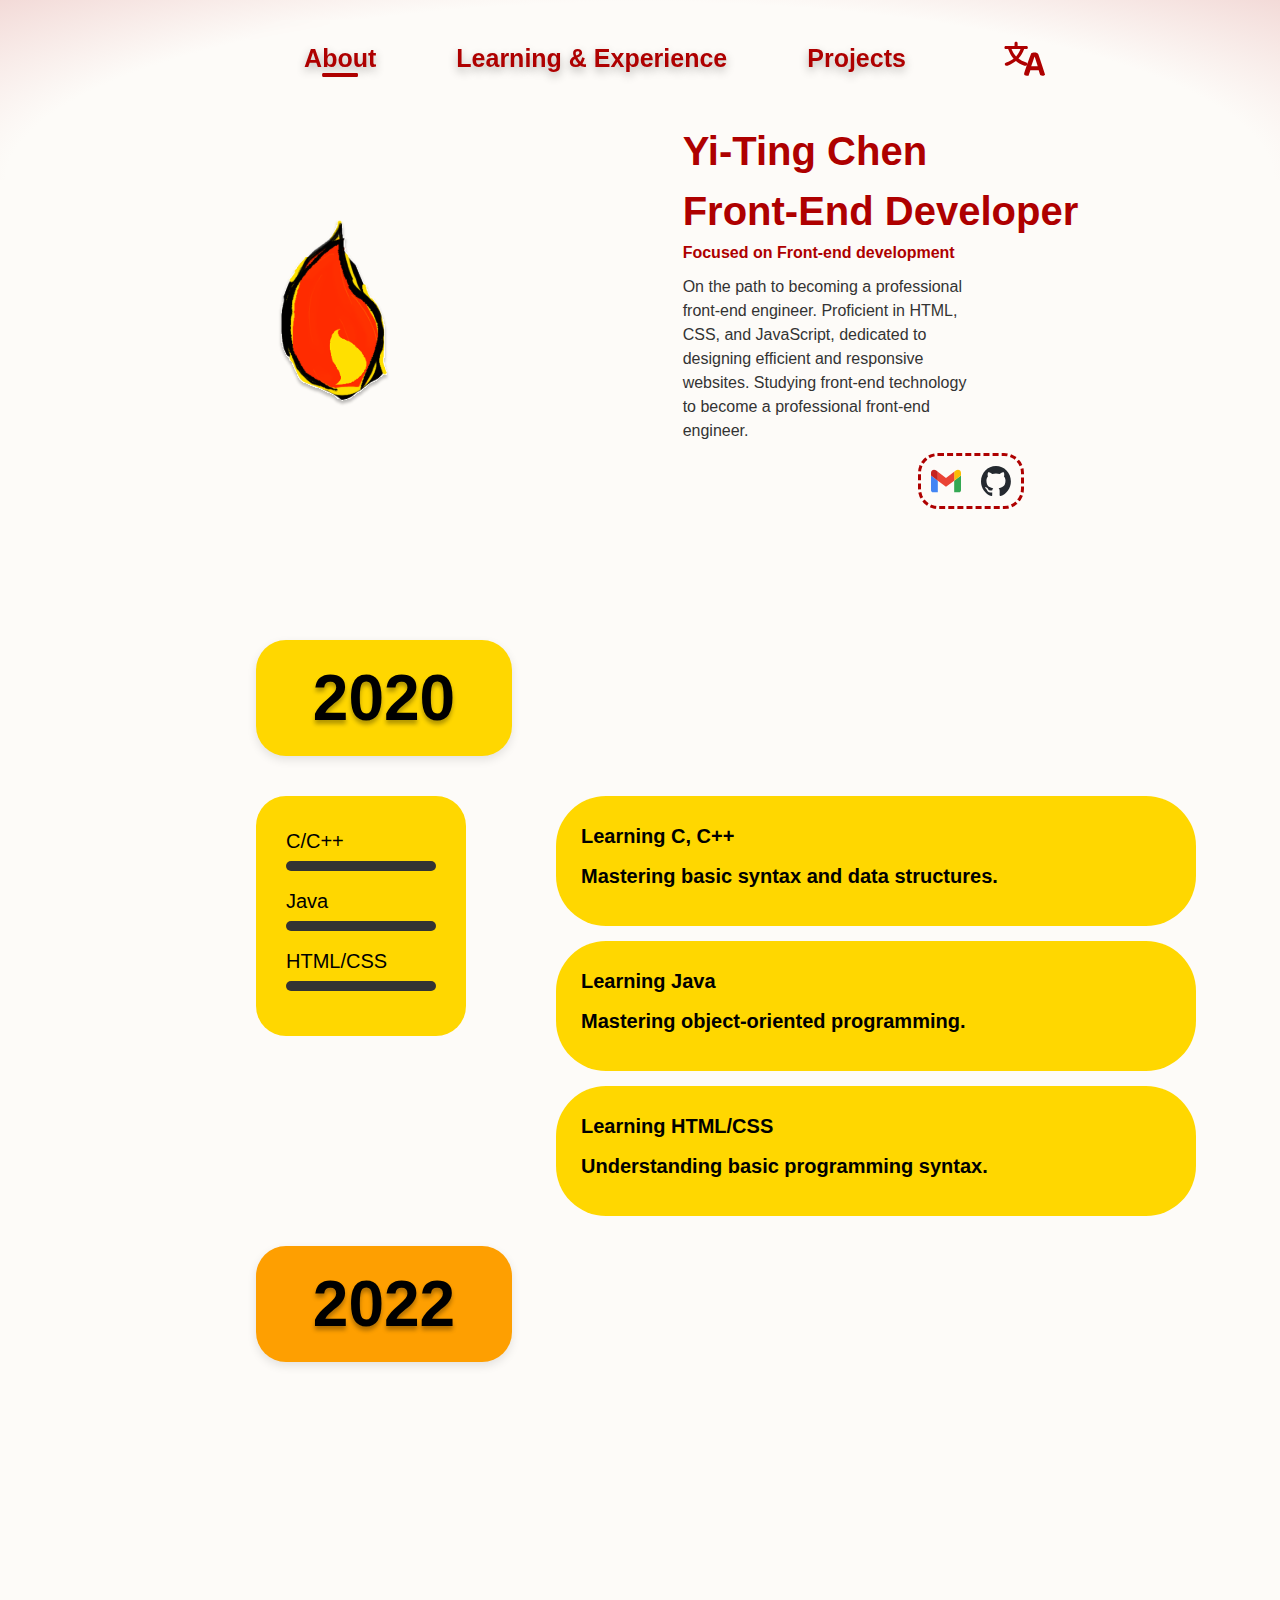
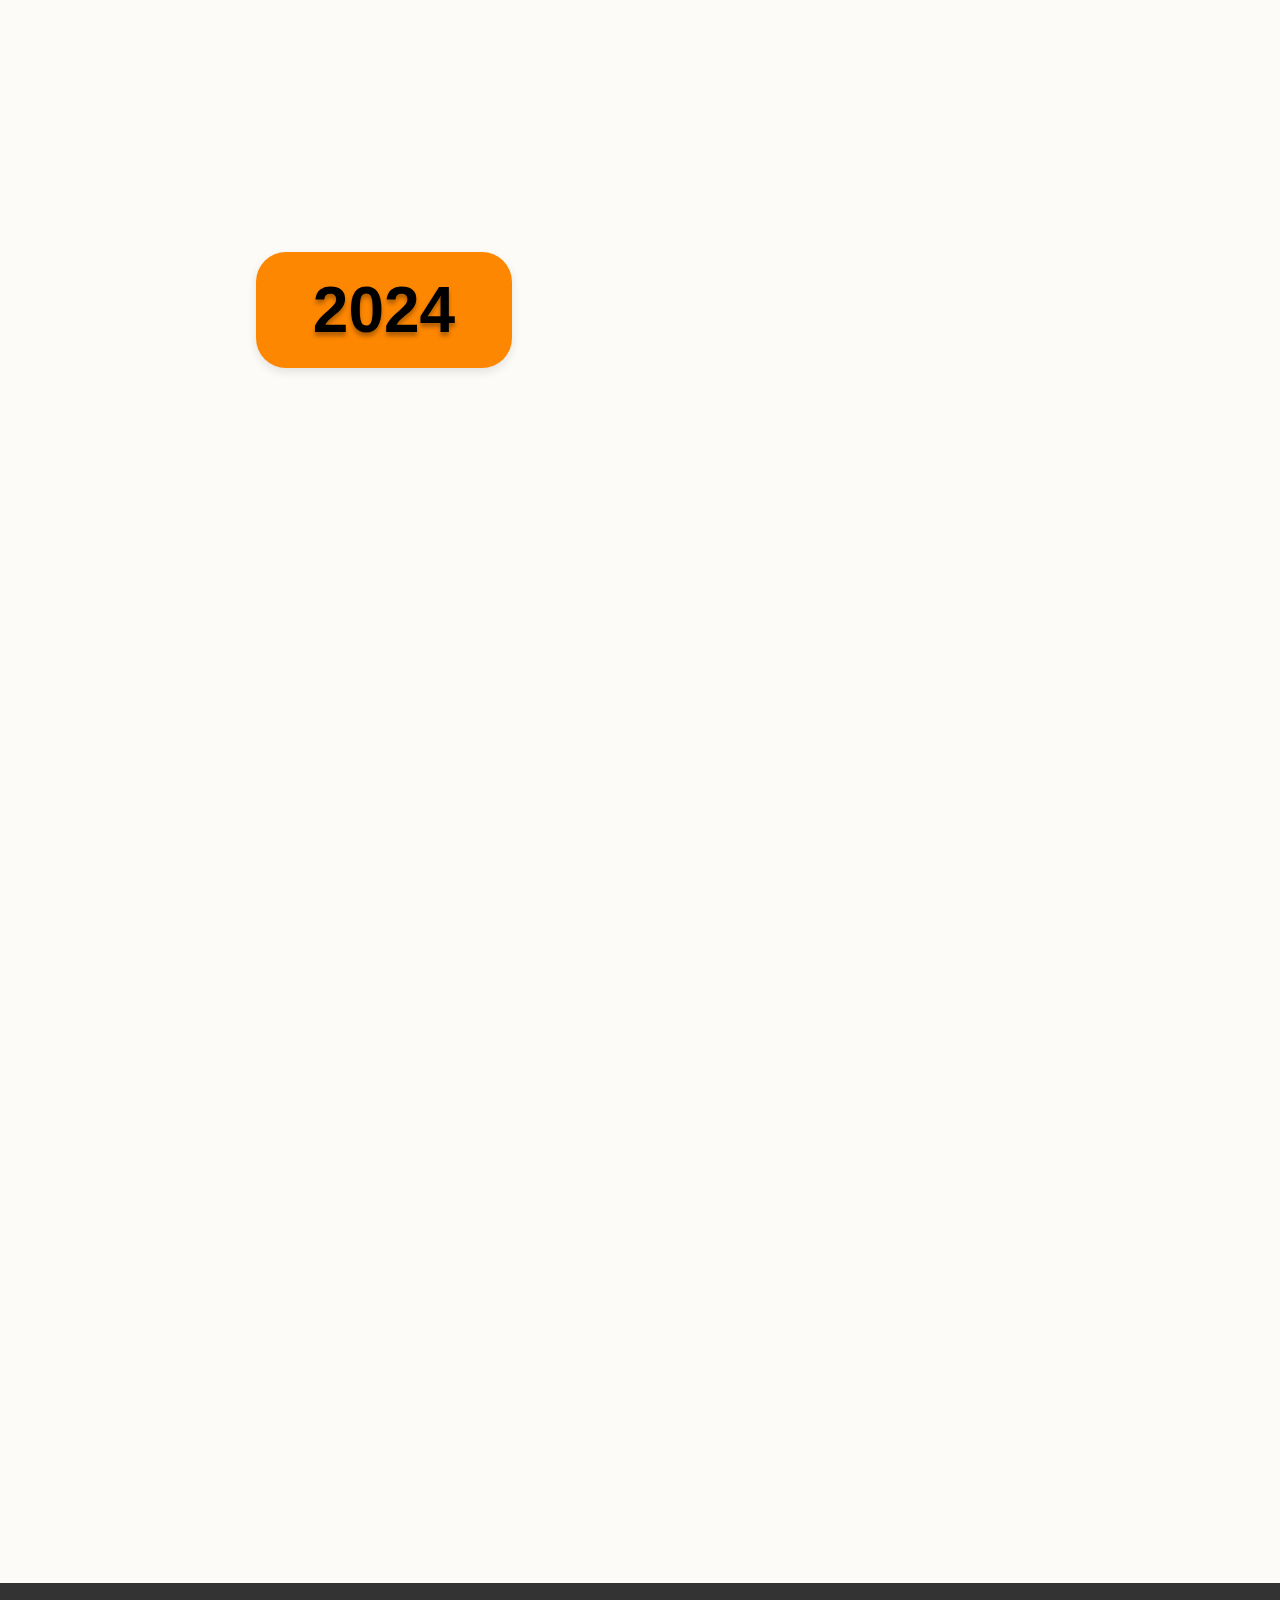
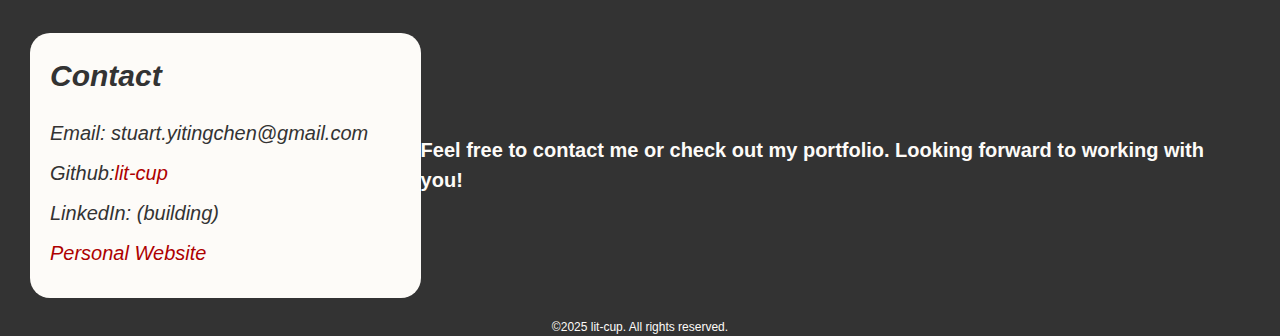
<file: Practice5 portfolio website/index.html>
<!DOCTYPE html>
<html lang="en">
<head>
    <meta charset="UTF-8">
    <meta name="viewport" content="width=device-width, initial-scale=1.0">
    <meta name="description" content="Yi-Ting Chen's personal website, showcasing his learning journey and portfolio.">
    <title>CYT's Portfolio | Font-end Developer</title>
    <link href="./css/index.css?v=1.2.0" rel="stylesheet">
    <link href="./css/reponsive.css?v=1.2.0" rel="stylesheet">
    <link href="./css/modal.css?v=1.2.0" rel="stylesheet">
    <link rel="icon" href="./images/personal-logo.svg" type="image/svg+xml">
</head>
<body>
    <header>
        <div class="guideline">
            <nav class="menu">
                <div class="menu-nav-links">
                    <p><a href="#about-me" class="about-me-selected-option" data-lang="About-me">關於我</a></p>
                    <ul class="menu-dropdown">
                        <li><a class="menu-dropdown-item active" href="#about-me" data-lang="About-me">關於我</a></li>
                        <li><a class="menu-dropdown-item" href="#timeline" data-lang="Timeline">學習與經歷</a></li>
                        <li><a class="menu-dropdown-item" href="#project" data-lang="Projects">作品集</a></li>
                    </ul>
                </div>
                <div class="language-select">
                    <div class="language-option">
                        <img src="./images/light-theme/translate_light.svg" alt="translate-icon" loading="lazy">
                    </div>
                    <div class="languageOption-items">
                        <div data-lang="zh">
                            <img class="language-option-img" src="./images/light-theme/tw_light.svg" alt="TW-icon" loading="lazy">
                        </div>
                        <div data-lang="en">
                            <img class="language-option-img" src="./images/light-theme/en_light.svg" alt="EN-icon" loading="lazy">
                        </div>
                        <div data-lang="ja">
                            <img class="language-option-img" src="./images/light-theme/jp_light.svg" alt="JP-icon" loading="lazy">
                        </div>
                    </div>
                </div>
            </nav>
        </div>   
    </header>
    <main>
        <section class="about-me" data-value="關於我" id="about-me">
            <img src="./images/personal-logo.svg" alt="A emblem of Chen Yi Ting" class="info-image flicker performance-optimized" height="300px" width="300px" loading="lazy">
            <article>
                <h1 data-lang="Myname">陳奕廷</h1>
                <h1 data-lang="JobTitle">前端開發者</h1> 
                <strong data-lang="Description-title">專注於學習前端的開發</strong>
                <p data-lang="Description">
                    走在成為專業的前端工程師路上。 
                    擅長 HTML、CSS、JavaScript，致力於設計高效且響應式的網頁。
                    目標是在未來加入一家科技公司，成為出色的前端工程師。</p>
                 <div class="contact-icon">
                    <a href="mailto:stuart.yitingchen@gmail.com" target="_blank" rel="noopener noreferrer"><img src="./images/gmail.svg" alt="gmail-icon" class="gmail-icon" height="30px" width="30px" loading="lazy"></a>
                    <a href="https://github.com/lit-cup" target="_blank" rel="noopener noreferrer"><img src="./images/light-theme/github_mark_light.svg" alt="github-icon" class="github-icon" height="30px" width="30px" loading="lazy"></a>
                </div>   
            </article>

        </section>
        <section class="timeline" data-value="學習與歷程" id="timeline">
            <div class ="timeline-2020">
                <div class="timeline-item">
                    <div class="timeline-skill-level">
                        <div class="skill">
                            <ul>
                                <li class="skill-item">C/C++</li>
                            </ul>    
                            <div class="progress-bar">
                                <div class="progress" data-width="60"></div>
                            </div>
                        </div>
                        <div class="skill">
                            <ul>
                                <li class="skill-item">Java</li>
                            </ul>
                            <div class="progress-bar">
                                <div class="progress" data-width="70"></div>
                            </div>
                        </div>
                        <div class="skill">
                            <ul>
                                <li class="skill-item">HTML/CSS</li>
                            </ul>
                            <div class="progress-bar">
                                <div class="progress" data-width="30"></div>
                            </div>
                        </div>
                    </div>
                    <div class="timeline-content">
                        <article class="timeline-content--describe">
                            <h1 class="timeline-content--describe-item" data-lang="L-CC">學習C、C++</h1>
                            <p class="timeline-content--describe-item" data-lang="L-CC-Describe">掌握基本語法、資料結構。</p>
                        </article>    
                        <article class="timeline-content--describe">
                            <h1 class="timeline-content--describe-item" data-lang="L-Java">學習Java</h1>
                            <p class="timeline-content--describe-item" data-lang="L-Java-Describe">掌握物件導向設計。</p>
                        </article>
                        <article class="timeline-content--describe">
                            <h1 class="timeline-content--describe-item" data-lang="L-HTMLCSS">學習HTML/CSS</h1>    
                            <p class="timeline-content--describe-item" data-lang="L-HTMLCSS-Describe">掌握基本程式語法。</p>
                        </article>
                    </div>
                </div>
            </div>
            <div class="timeline-2022">
                <div class="timeline-item">
                    <div class="timeline-skill-level">
                        <div class="skill">
                            <ul>
                                <li class="skill-item">Python</li>
                            </ul>
                            <div class="progress-bar">
                                <div class="progress" data-width="80" ></div>
                            </div>
                        </div>
                        <div class="skill">
                            <ul>
                                <li class="skill-item" data-lang="Skill-linux">Linux環境</li>
                            </ul>
                            <div class="progress-bar">
                                <div class="progress" data-width="70"></div>
                            </div>
                        </div>
                    </div>
                    <div class="timeline-contnet">
                        <article class="timeline-content--describe">
                            <h1 class="timeline-content--describe-item" data-lang="L-PY">學習Python</h1>
                            <p class="timeline-content--describe-item" data-lang="L-PY-Describe">掌握數據分析技巧</p>
                        </article>
                        <article class="timeline-content--describe">
                            <h1 class="timeline-content--describe-item" data-lang="Collage-Side-Project">大學專題 - 智慧鐵捲門系統</h1>
                            <p class="timeline-content--describe-item" data-lang="Collage-Side-Project-Describe">實作 Linux 開發環境。
                                Android Studio 協作開發輔助APP。
                                規劃設計MQTT通訊協定</p>
                        </article>
                    </div>
                </div>
            </div>
            <div class="timeline-2024">
                <div class="timeline-item">
                    <div class="timeline-skill-level">
                        <div class="skill">
                            <ul>
                                <li class="skill-item">JavaScript</li>
                            </ul>
                            <div class="progress-bar">
                                <div class="progress" data-width="70"></div>
                            </div>
                        </div>
                        <div class="skill">
                            <ul>
                                <li class="skill-item">ReactJS</li>
                            </ul>
                            <div class="progress-bar">
                                <div class="progress" data-width="30"></div>
                            </div>
                        </div>
                    </div>
                    <div class="timeline-contnet">
                        <article class="timeline-content--describe">
                            <h1 class="timeline-content--describe-item" data-lang="L-JS-React">學習JavaScript、ReactJS</h1>
                            <p class="timeline-content--describe-item" data-lang="L-JS-React-Describe">基本語法以及案例</p>
                        </article>
                        <article class="timeline-content--describe">
                            <h1 class="timeline-content--describe-item" data-lang="L-RWD">學習響應試網站設計</h1>
                            <p class="timeline-content--describe-item" data-lang="L-RWD-Describe">建立自己的個人網站、部屬 Github Page</p>
                        </article>
                    </div>
                </div>
            </div>
        </section>
        <section class="project" data-value="作品集" id="project">
            <!-- Filter buttons -->
            <div class="project-filter">
                <button class="filter-btn active" data-filter="all" data-lang="Filter-All">全部</button>
                <button class="filter-btn" data-filter="web" data-lang="Filter-Web">網頁開發</button>
                <button class="filter-btn" data-filter="app" data-lang="Filter-App">應用程式</button>
                <button class="filter-btn" data-filter="other" data-lang="Filter-Other">其他</button>
            </div>
            <!-- Project container -->
            <div class="project-container">
                <article class="project-item" data-category="web" id="smart-door-system">
                    <figure>
                        <p data-lang="Title_gudproject">智慧鐵捲門系統</p>
                        <figcaption data-lang="P-Name_gudproject">畢業專題</figcaption>
                        <time data-lang="ReleaseTime_gudproject">2023/12</time>
                        <div class="project-tags">
                            <span class="tag">Android</span>
                            <span class="tag">MQTT</span>
                            <span class="tag">Linux</span>
                        </div>
                    </figure>
                </article>
                <article class="project-item" data-category="app">
                    <figure>
                        <p data-lang="Title">標題開頭</p>
                        <figcaption data-lang="P-Name">智慧鐵捲門系統</figcaption>
                        <time data-lang="ReleaseTime">2022</time>
                        <div class="project-tags">
                            <span class="tag">Android</span>
                            <span class="tag">MQTT</span>
                            <span class="tag">Linux</span>
                        </div>
                    </figure>
                </article>
                <article class="project-item" data-category="other">
                    <figure>
                        <p data-lang="Title">標題開頭</p>
                        <figcaption data-lang="P-Name">數據分析專案</figcaption>
                        <time data-lang="ReleaseTime">2023</time>
                        <div class="project-tags">
                            <span class="tag">Python</span>
                            <span class="tag">Data Analysis</span>
                        </div>
                    </figure>
                </article>
                <article class="project-item" data-category="web">
                    <figure>
                        <p data-lang="Title">標題開頭</p>
                        <figcaption data-lang="P-Name">響應式網頁設計</figcaption>
                        <time data-lang="ReleaseTime">2023</time>
                        <div class="project-tags">
                            <span class="tag">HTML</span>
                            <span class="tag">CSS</span>
                            <span class="tag">RWD</span>
                        </div>
                    </figure>
                </article>
                <article class="project-item" data-category="app">
                    <figure>
                        <p data-lang="Title">標題開頭</p>
                        <figcaption data-lang="P-Name">行動應用程式</figcaption>
                        <time data-lang="ReleaseTime">2024</time>
                        <div class="project-tags">
                            <span class="tag">React Native</span>
                            <span class="tag">JavaScript</span>
                        </div>
                    </figure>
                </article>
            </div>
        </section>
        <div class="footer-toggle">
            <div class="theme-toggle" id="theme-toggle" tabindex="0" aria-label="theme-toggle--themeswitch" aria-pressed="false">
                <span aria-label="light-mode" class="icon sun-icon">☀️</span>
                <span aria-label="dark-mode" class="icon moon-icon">🌙</span>
            </div>
            <div class="footer-backup">
                <span class="footer-backup--icon" aria-label="BackToTop" tabindex="0">🔝</span>
            </div>
        </div>
        <footer class="footer">
            <div class="footer-up">
                <address class="footer-content">
                    <h1 class="footer-contact--title" data-lang="Contact">聯繫方式</h3>
                    <ul class="footer-content--list">
                        <li class="footer-content--list--item">Email:  stuart.yitingchen@gmail.com</li>
                        <li class="footer-content--list--item">Github:<a href="https://github.com/lit-cup" target="_blank" rel="noopener noreferrer">lit-cup</a></li>
                        <li class="footer-content--list--item">LinkedIn:   (building)</li>
                        <li class="footer-content--list--item"><a href = "https://lit-cup.github.io" target="_blank" data-lang="Portfolio" rel="noopener noreferrer">個人網站:   </a></li>
                    </ul>
                </address>
                <h2 class="footer-content--title" data-lang="footer">歡迎聯繫我或查看我的作品集，期待與您合作!!</h2>
            </div>
            <div class="copyright">
                <p>©2025 lit-cup. All rights reserved.</p>
            </div>
        </footer>
    </main>
    <script src="./js/ProjectManager.js?v=1.0.0" defer></script>
    <script src="./js/index.js?v=1.0.0" defer></script>

</body>
</html>
<!-- TODO:
    2025/3/6 Done: add project update
    add themeManager
-->
</file>
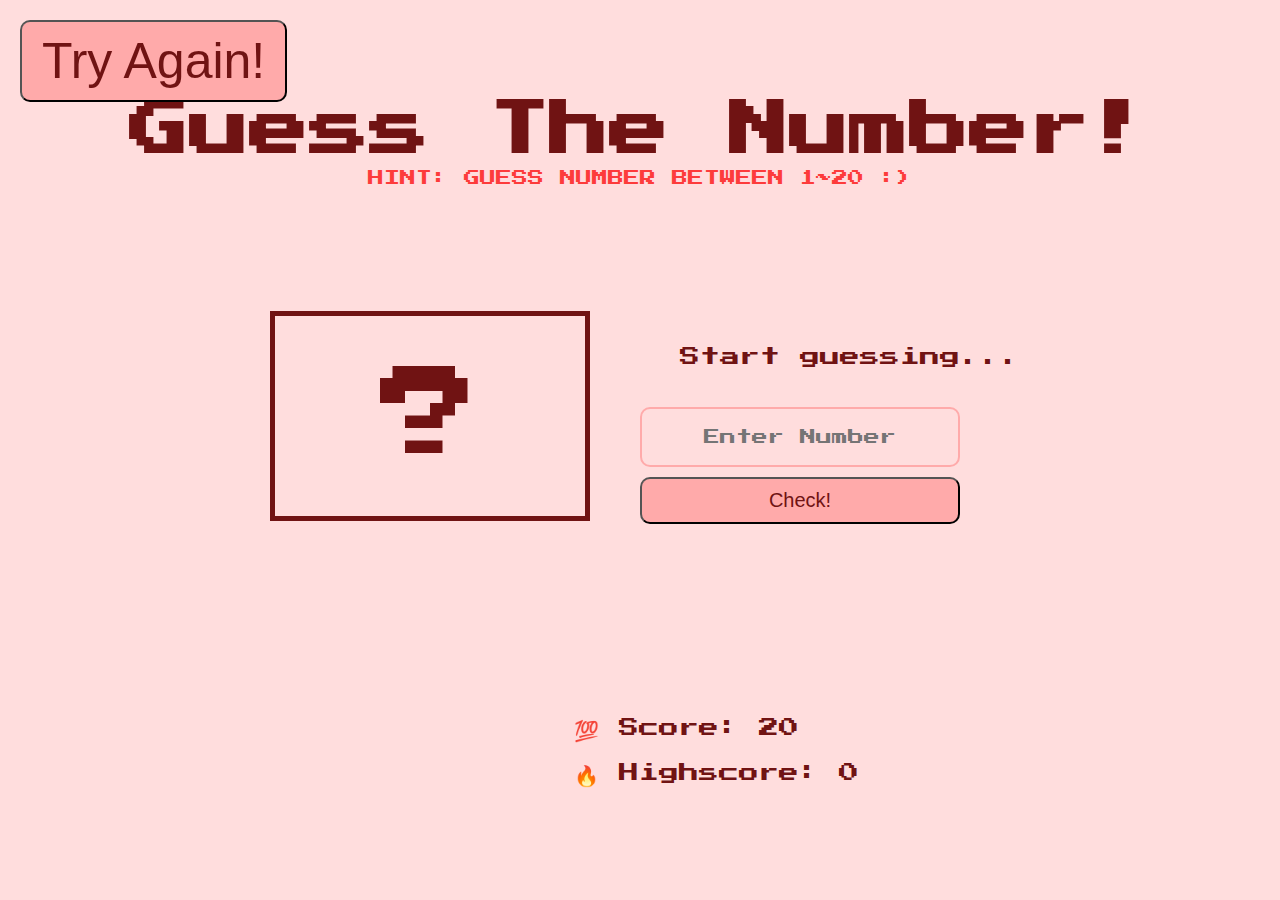
<file: Practice6 Javascript Enhances/Project1_GuessTheNumber/index.html>
<!DOCTYPE html>
<html lang="en">
<head>
    <meta charset="UTF-8">
    <meta name="viewport" content="width=device-width, initial-scale=1.0">
    <link rel="stylesheet" type="text/css" href="./index.css">
    <title>Guess The Number!</title>
</head>
<body>
    <header>
        <h1>Guess The Number!</h1>
        <p class="between">Hint: Guess Number between 1~20 :)</p>
        <button class="btn-again">Try Again!</button>
    </header>
    <main>
        <section class="guess-section">
            <div class="number">?</div>
        </section>
        <section class="result">
            <p class="label-message">Start guessing...</p>
            <input maxlength="2" minlength="1" class="guess" placeholder="Enter Number"/>
            <button class="btn-check">Check!</button>
        </section>
        <section class="score">
            <p>💯 Score: <span class="score-value">20</span></p>
            <p>🔥 Highscore: <span class="highscore-value">0</span></p>
        </section>
    </main>
    <script src="./index.js" defer></script>
</body>
</html>
</file>
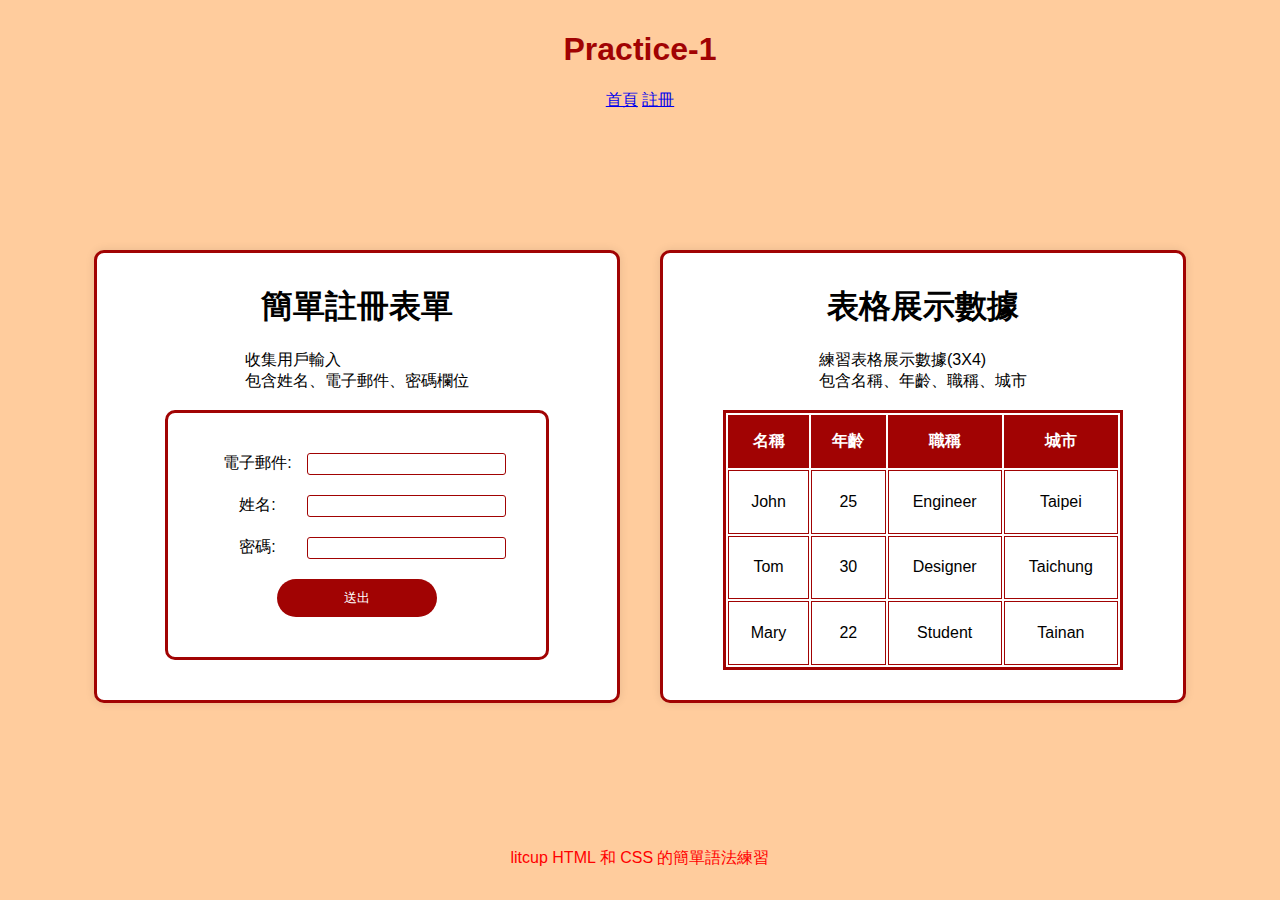
<file: Practice1.html>
<!DOCTYPE html>
<html lang="en">
<head>
    <meta charset="UTF-8">
    <meta name="viewport" content="width=device-width, initial-scale=1.0">
    <meta name="description" content="litcup HTML 和 CSS 的簡單語法練習">
    <link rel="stylesheet" href="Practice1.css">
    <title>Practice-1</title>
</head>
<body>
    <header>
        <h1>Practice-1</h1>
        <nav class="menu">
            <a href="#">首頁</a>
            <a href="#">註冊</a>
        </nav>
    </header>
    <section>
        <article class="form-section">
            <h1>簡單註冊表單</h1>
            <ul>
                <li>收集用戶輸入</li>
                <li>包含姓名、電子郵件、密碼欄位</li>
            </ul>
            <br>
            <form>
                <div>
                    <label class="email-title" for="email">電子郵件:</label>
                    <input type="email" id="email" name="email">
                </div>
                <div>
                    <label class="name-title" for="name">姓名:</label>
                    <input type="text" id="name" name="name">
                </div>
                <div>
                    <label class="password-title" for="password">密碼:</label>
                    <input type="password" id="password" name="password">
                </div>
                <button class="button" type="submit">送出</button>
            </form>
        </article>
        <article class="table-section">
            <h1>表格展示數據</h1>
        <ul>
            <li>練習表格展示數據(3X4)</li>
            <li>包含名稱、年齡、職稱、城市</li>
        </ul>
        <br>
        <table>
            <thead>
                <tr>
                    <th scope="col">名稱</th>
                    <th scope="col">年齡</th>
                    <th scope="col">職稱</th>
                    <th scope="col">城市</th>
                </tr>
            </thead>
            <tbody>
                <tr>
                    <td>John</td>
                    <td>25</td>
                    <td>Engineer</td>
                    <td>Taipei</td>
                </tr>
                <tr>
                    <td>Tom</td>
                    <td>30</td>
                    <td>Designer</td>
                    <td>Taichung</td>
                </tr>
                <tr>
                    <td>Mary</td>
                    <td>22</td>
                    <td>Student</td>
                    <td>Tainan</td>
                </tr>
            </tbody>
        </table>
        </article>
    </section>
    <footer>
        <p>litcup HTML 和 CSS 的簡單語法練習</p>
    </footer>
</body>
</html>
</file>
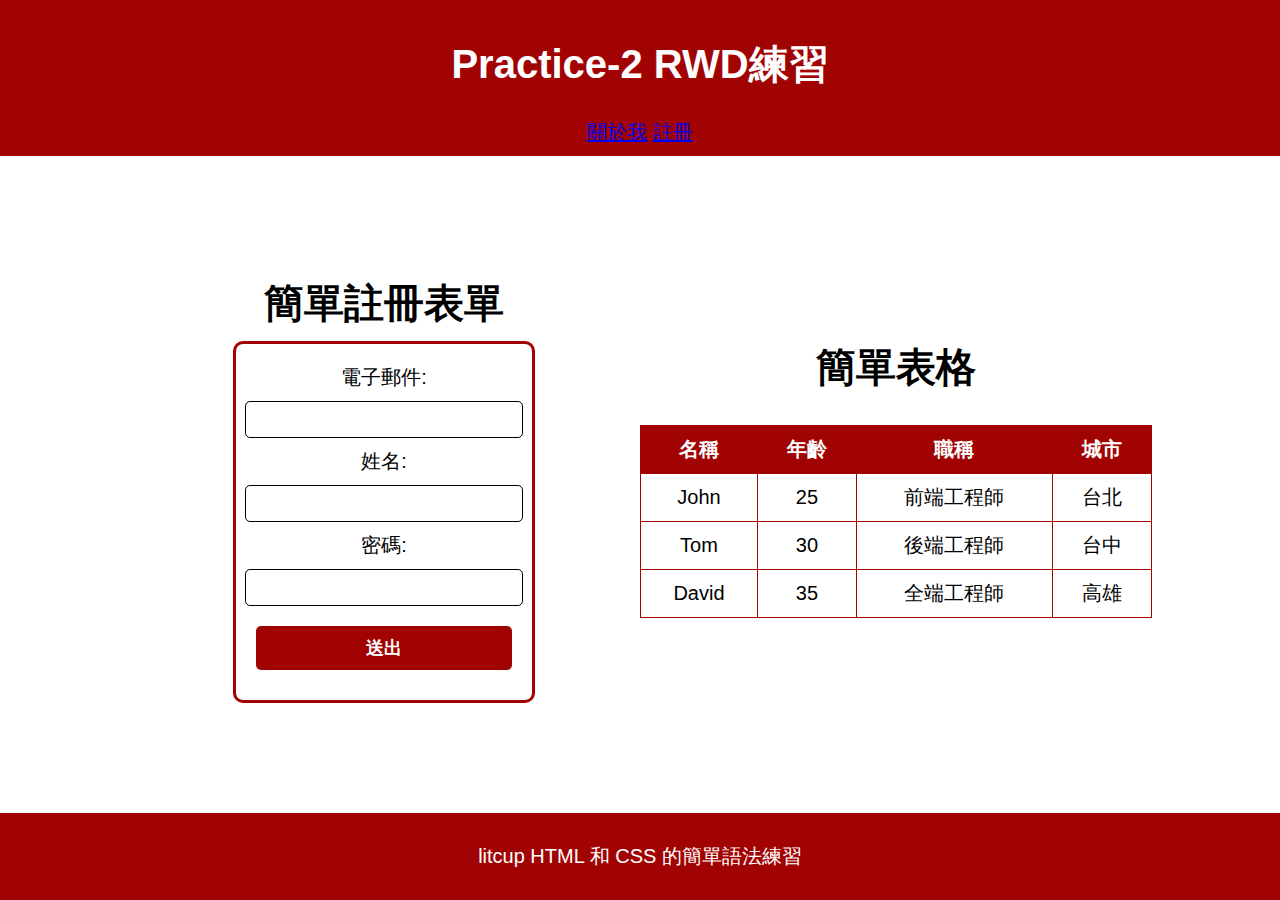
<file: Practice2.html>
<!DOCTYPE html>
<html lang="en">
<head>
    <meta charset="UTF-8">
    <meta name="viewport" content="width=device-width, initial-scale=1.0">
    <title>Pratice-2</title>
    <link href="Practice2.css" rel="stylesheet">
</head>
<body>
    <header>
        <h1>Practice-2 RWD練習</h1>
        <nav class="menu">
            <a href="#">關於我</a>
            <a href="#">註冊</a>
        </nav>
    </header>
    <section>
        <article class="form-article">
            <h1>簡單註冊表單</h1>
            <form>
                    <label for="email">電子郵件:</label>
                    <input id="email" name="email" type="email">
                    <label for="name">姓名:</label>
                    <input id="name" name="name" type="text">
                    <label for="password">密碼:</label>
                    <input id="password" name="password" type="password">
                    <button type="submit">送出</button>
            </form>
        </article>
        <article class="table-article">
            <h1>簡單表格</h1>
                <table>
                    <thead>
                        <tr>
                            <th scope="col">名稱</th>
                            <th scope="col">年齡</th>
                            <th scope="col">職稱</th>
                            <th scope="col">城市</th>
                        </tr>
                    </thead>
                    <tbody>
                        <tr>
                            <td>John</td>
                            <td>25</td>
                            <td>前端工程師</td>
                            <td>台北</td>
                        </tr>
                        <tr>
                            <td>Tom</td>
                            <td>30</td>
                            <td>後端工程師</td>
                            <td>台中</td>
                        </tr>
                        <tr>
                            <td>David</td>
                            <td>35</td>
                            <td>全端工程師</td>
                            <td>高雄</td>
                        </tr>
                    </tbody>
                </table>
        </article>
    </section>
    <footer>
        <p>litcup HTML 和 CSS 的簡單語法練習</p>
    </footer>
</body>
</html>
</file>
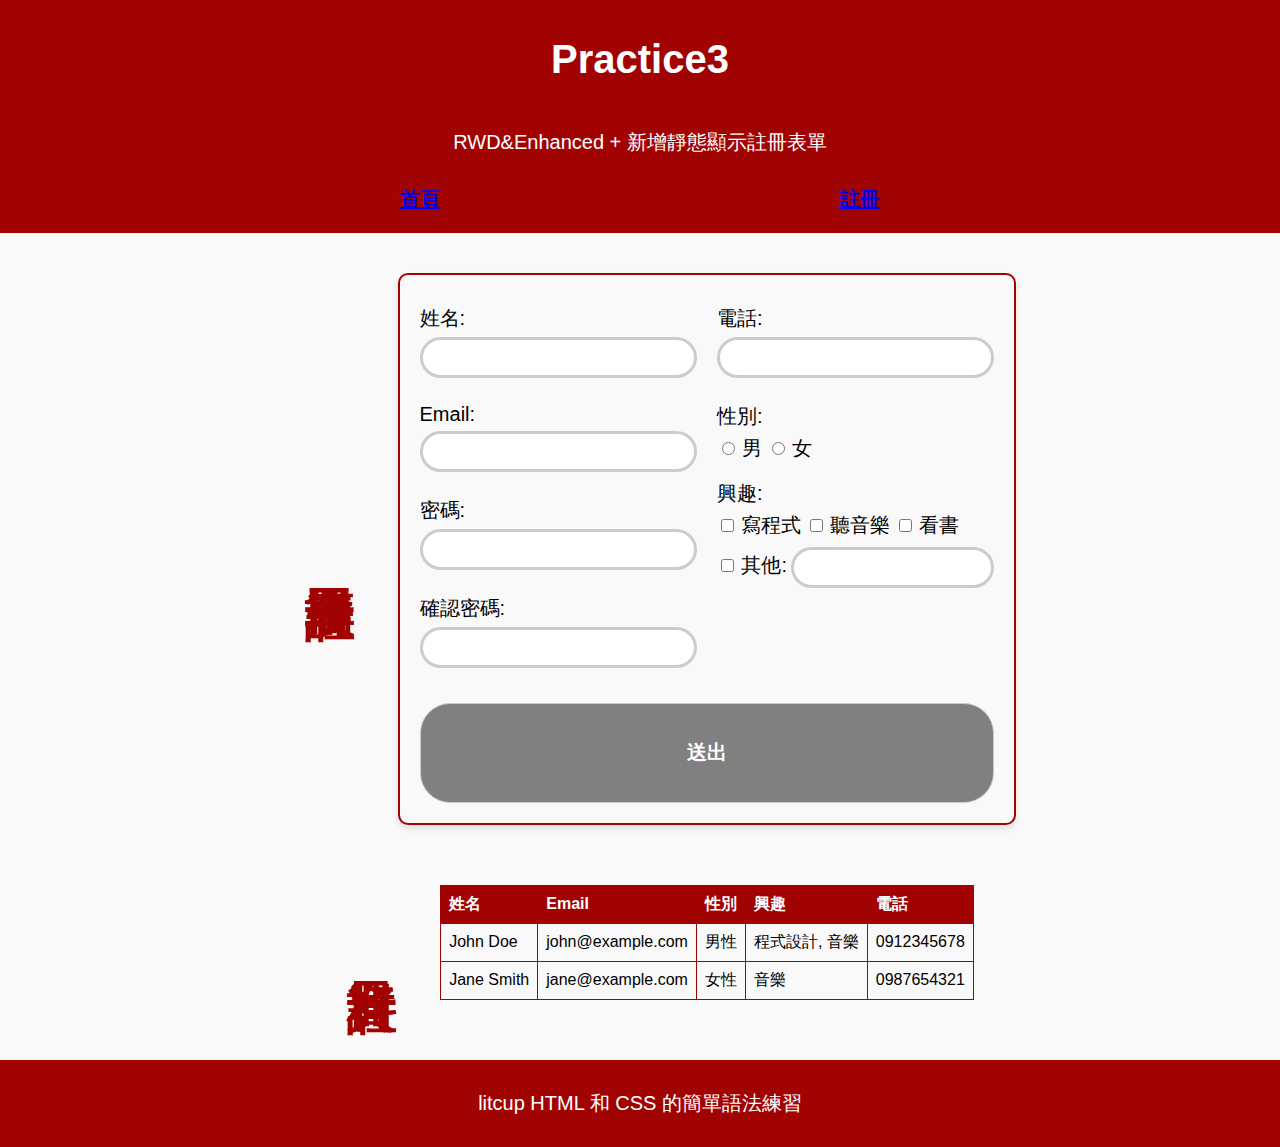
<file: Practice3/Practice3.html>
<!DOCTYPE html>
<html lang="en">
<head>
    <meta charset="UTF-8">
    <meta name="viewport" content="width=device-width, initial-scale=1.0">
    <link href="Practice3.css"  rel="stylesheet" >
    <script src="Practice3.js" defer></script>
    <title>Rractice3</title>
</head>
<body>
    <header>
        <h1>Practice3</h1>
        <p> RWD&Enhanced + 新增靜態顯示註冊表單</p>
        <nav>
            <ul>
                <li><a href="#">首頁</a></li>
                <li><a href="#">註冊</a></li>
            </ul>
        </nav>
    </header>
    <main>
        <section class="form-section">
                <h1>簡單註冊表單</h1>
                <form class="register-form">
                    <div class="left-column">
                        <label for="name">姓名:</label>
                        <input type="text" id="name" name="name" required>
                        <label for="email">Email:</label>
                        <input type="email" id="email" name="email" required>
                        <label for="password">密碼:</label>
                        <input type="password" id="password" name="password" required>
                        <label for="confirm-password">確認密碼:</label>
                        <input type="password" id="confirm-password" name="confirm-password" required>
                    </div>
                    <div class="right-column">
                        <label for="Phone">電話:</label>
                        <input type="text" id="Phone" name="Phone" pattern="[0-9]{10}" required>
                        <label>性別:</label>
                        <div class="gender">
                            <input type="radio" id="male" name="gender" value="male" required>
                            <label for="male">男</label>
                            <input type="radio" id="female" name="gender" value="female" required>
                            <label for="female">女</label>
                        </div>

                        <label>興趣:</label>
                        <div class="habit">
                            <input type="checkbox" id="coding" name="habit">
                            <label for="coding">寫程式</label>
                            <input type="checkbox" id="music" name="habit">
                            <label for="music">聽音樂</label>
                            <input type="checkbox" id="reading" name="habit">
                            <label for="reading">看書</label>
                            <div class="other">
                                <input type="checkbox" id="other" name="other-habit">
                                <label for="other">其他:</label>
                                <input type="text" id="other-habit" name="other">
                            </div>
                        </div>
                    </div>
                    <button type="submit">送出</button>
                </form>
        </section>
        <section class="table-section">
            <h1>註冊資料</h1>
            <table class="responsive-table">
                <thead>
                    <tr>
                        <th>姓名</th>
                        <th>Email</th>
                        <th>性別</th>
                        <th>興趣</th>
                        <th>電話</th>
                    </tr>
                </thead>
                <tbody>
                    <tr>
                        <td>John Doe</td>
                        <td>john@example.com</td>
                        <td>男性</td>
                        <td>程式設計, 音樂</td>
                        <td>0912345678</td>
                    </tr>
                    <tr>
                        <td>Jane Smith</td>
                        <td>jane@example.com</td>
                        <td>女性</td>
                        <td>音樂</td>
                        <td>0987654321</td>
                    </tr>
                </tbody>
            </table>
        </section>
    </main>
    <footer>
        <p>litcup HTML 和 CSS 的簡單語法練習</p> 
    </footer>
</body>
</html>
</file>
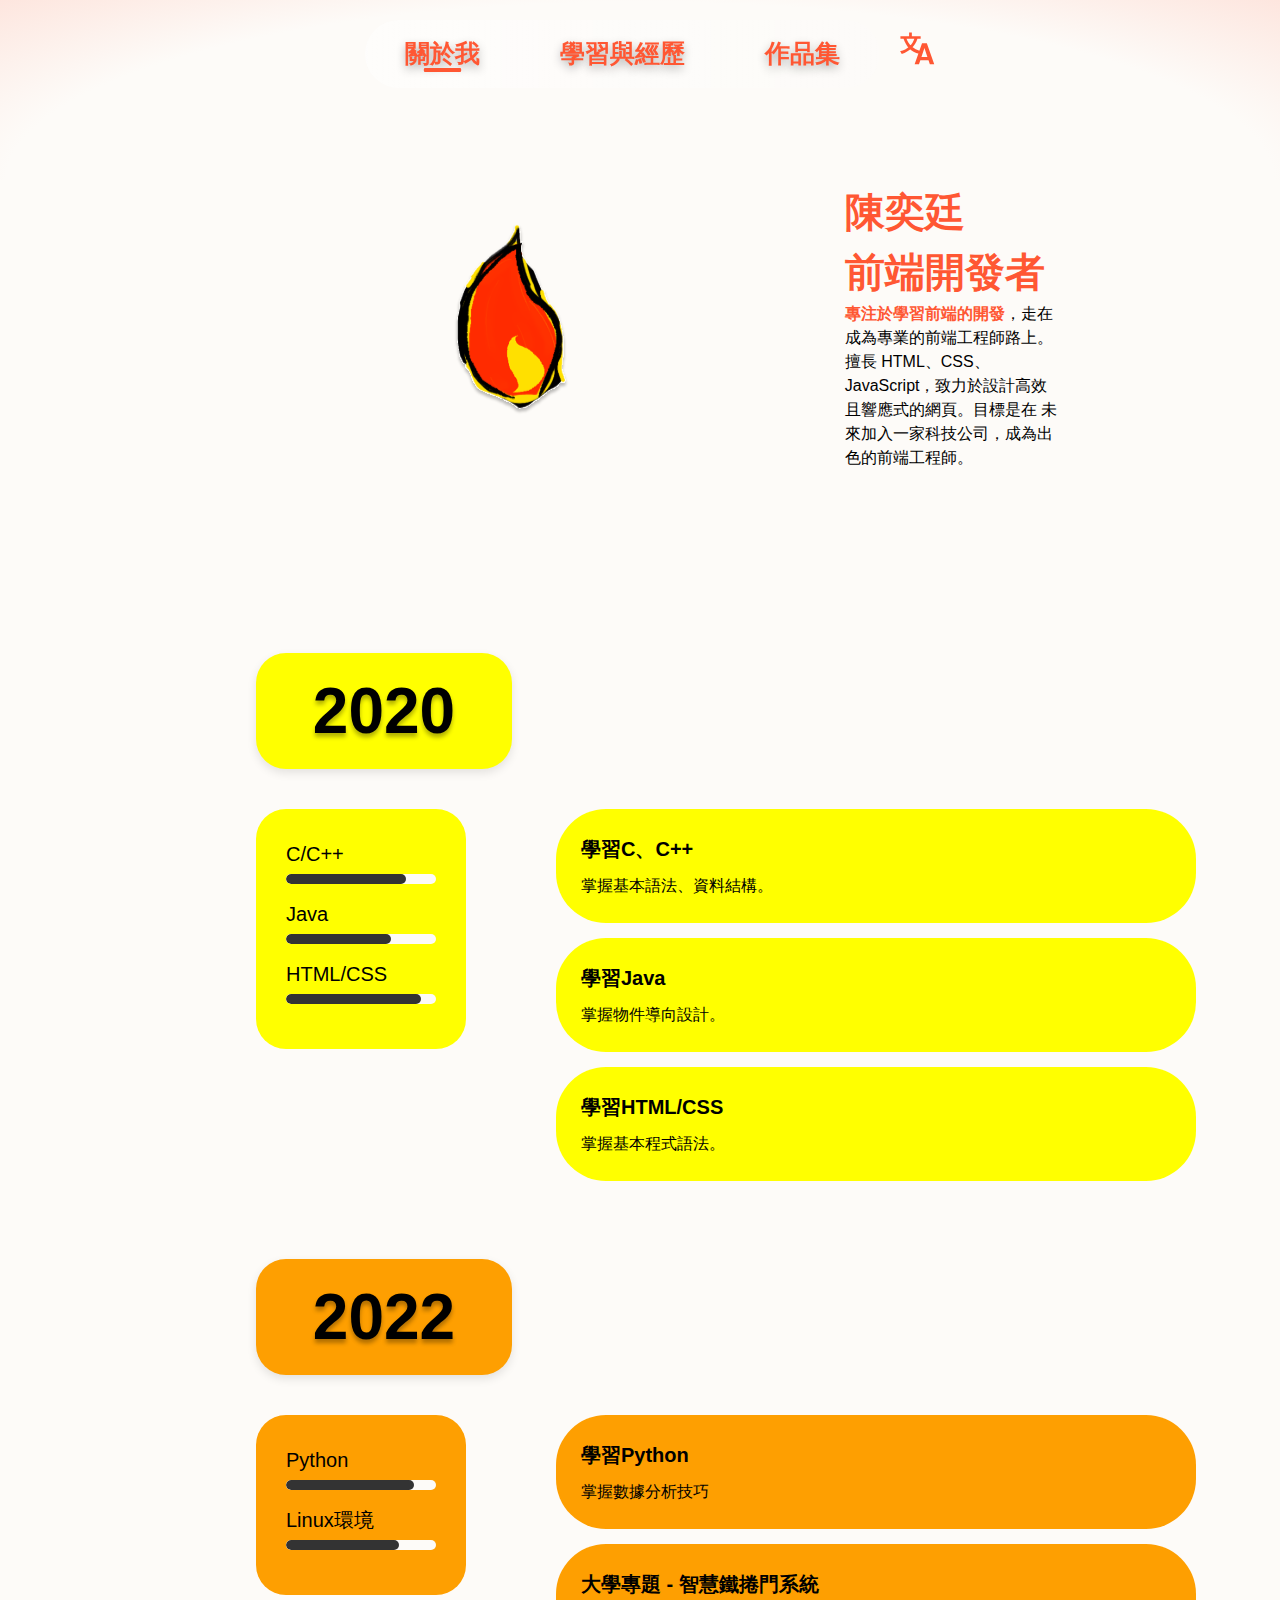
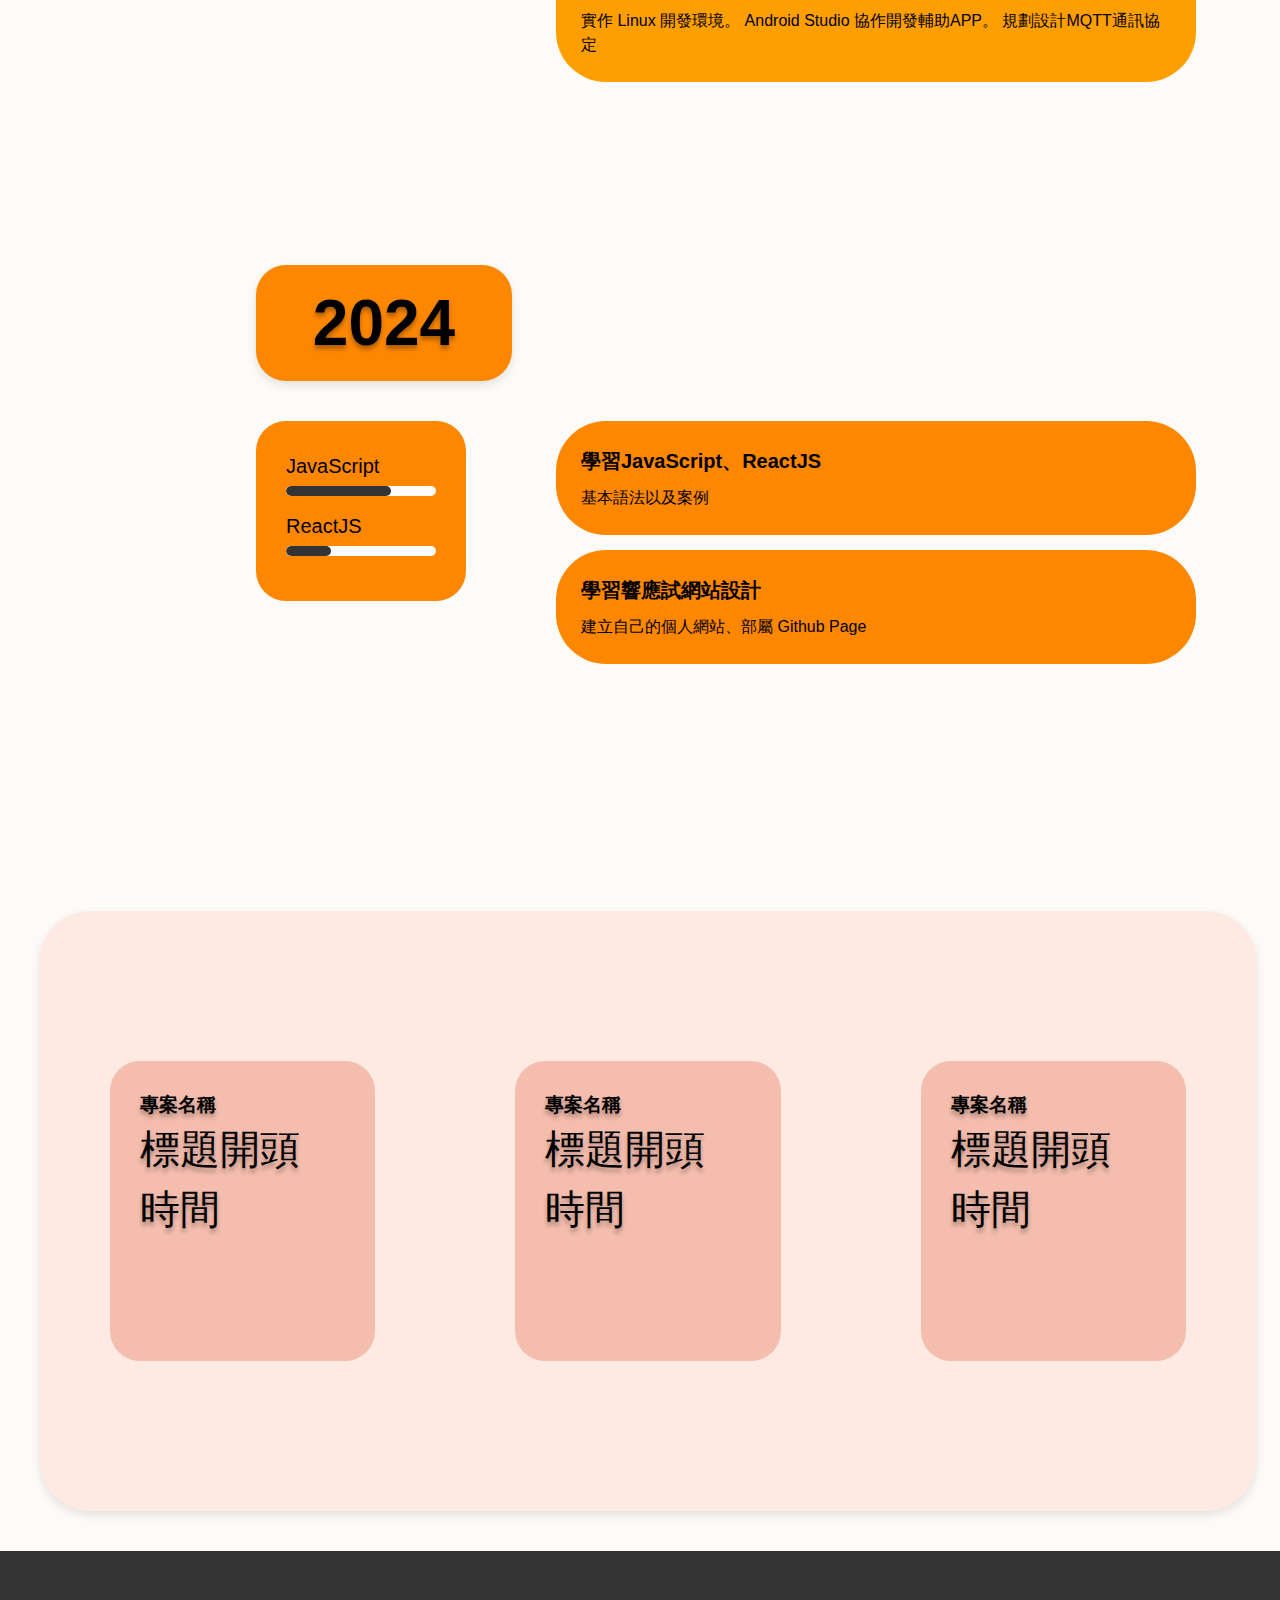
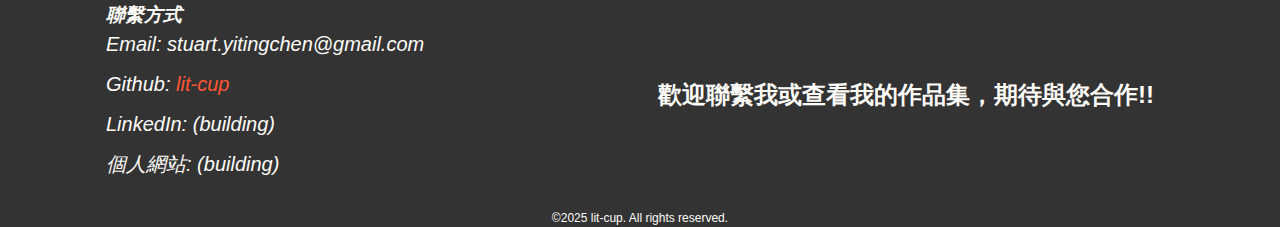
<file: Practice5 portfolio website/home.html>
<!DOCTYPE html>
<html lang="tss">
<head>
    <meta charset="UTF-8">
    <meta name="viewport" content="width=device-width, initial-scale=1.0">
    <title>CYTlit-cup</title>
    <link href="home.css" rel="stylesheet">
    <link rel="icon" href="./images/lit3.1 1.svg" type="image/svg+xml">
</head>
<body>
    <header>
        <nav class="guideline">
            <nav class="menu">
                <ul class="nav-links">
                    <li><a href="#about-me-option" class="about-me-selected-option">關於我</a></li>
                    <ul class="menu-dropdown">
                        <li data-value="關於我"><a href="#about-me" class="active">關於我</a></li>
                        <li data-value="學習與歷程"><a href="#timeline">學習與經歷</a></li>
                        <li data-value="作品集"><a href="#Project">作品集</a></li>
                    </ul>
                </ul>
                <div class="language-select">
                    <div class="language-option">
                        <img src="./images/translate.svg" alt="icon" loading="lazy">
                    </div>
                    <div class="languageOption-items">
                        <div data-lang="zh">
                            <img src="./images/TW.svg" alt="icon" loading="lazy">
                        </div>
                        <div data-lang="en">
                            <img src="./images/EN.svg" alt="icon" loading="lazy">
                        </div>
                        <div data-lang="ja">
                            <img src="./images/JP.svg" alt="icon" loading="lazy">
                        </div>
                    </div>
                </div>
            </nav>
        </nav>   
    </header>
    <main>
        <section class="about-me" data-value="關於我" id="about-me">
            <img src="./images/lit3.1 1.svg" alt="A emblem of Chen Yi Ting" class="flicker performance-optimized" height="300px" width="300px" loading="lazy">
            <article>
                <h1>陳奕廷</h1>
                <h1>前端開發者</h1>
                <p><strong>專注於學習前端的開發</strong>，走在成為專業的前端工程師路上。 
                    擅長 HTML、CSS、JavaScript，致力於設計高效且響應式的網頁。目標是在
                    未來加入一家科技公司，成為出色的前端工程師。</p>
            </article>
        </section>
        <section class="timeline" data-value="學習與歷程" id="timeline">
            <div class ="timeline-2020">
                <div class="timeline-item">
                    <div class="timeline-skill-level">
                        <div class="skill">
                            <li>C/C++</li>
                            <div class="progress-bar">
                                <div class="progress" style="width: 80%;"></div>
                            </div>
                        </div>
                        <div class="skill">
                            <li>Java</li>
                            <div class="progress-bar">
                                <div class="progress" style="width: 70%;"></div>
                            </div>
                        </div>
                        <div class="skill">
                            <li>HTML/CSS</li>
                            <div class="progress-bar">
                                <div class="progress" style="width: 90%;"></div>
                            </div>
                        </div>
                    </div>
                    <div class="timeline-contnet">
                        <div class="content">
                            <li>學習C、C++</li>
                            <p>掌握基本語法、資料結構。</p>
                        </div>    
                        <div class="content">
                            <li>學習Java</li>
                            <p>掌握物件導向設計。</p>
                        </div>
                        <div class="content">
                            <li>學習HTML/CSS</li>    
                            <p>掌握基本程式語法。</p>
                        </div>
                    </div>
                </div>
            </div>
            <div class="timeline-2022">
                <div class="timeline-item">
                    <div class="timeline-skill-level">
                        <div class="skill">
                            <li>Python</li>
                            <div class="progress-bar">
                                <div class="progress" style="width: 85%;"></div>
                            </div>
                        </div>
                        <div class="skill">
                            <li>Linux環境</li>
                            <div class="progress-bar">
                                <div class="progress" style="width: 75%;"></div>
                            </div>
                        </div>
                    </div>
                    <div class="timeline-contnet">
                        <div class="content">
                            <li>學習Python</li>
                            <p>掌握數據分析技巧</p>
                        </div>
                        <div class="content">
                            <li>大學專題 - 智慧鐵捲門系統</li>
                            <p>實作 Linux 開發環境。
                                Android Studio 協作開發輔助APP。
                                規劃設計MQTT通訊協定</p>
                        </div>
                    </div>
                </div>
            </div>
            <div class="timeline-2024">
                <div class="timeline-item">
                    <div class="timeline-skill-level">
                        <div class="skill">
                            <li>JavaScript</li>
                            <div class="progress-bar">
                                <div class="progress" style="width: 70%;"></div>
                            </div>
                        </div>
                        <div class="skill">
                            <li>ReactJS</li>
                            <div class="progress-bar">
                                <div class="progress" style="width: 30%;"></div>
                            </div>
                        </div>
                    </div>
                    <div class="timeline-contnet">
                        <div class="content">
                            <li>學習JavaScript、ReactJS</li>
                            <p>基本語法以及案例</p>
                        </div>
                        <div class="content">
                            <li>學習響應試網站設計</li>
                            <p>建立自己的個人網站、部屬 Github Page</p>
                        </div>
                    </div>
                </div>
            </div>
        </section>
        <section class="Project" data-value="作品集" id="Project">
            <article>
                <h3>專案名稱</h3>
                <p>標題開頭</p>
                <p>時間</p>
            </article>
            <article>
                <h3>專案名稱</h3>
                <p>標題開頭</p>
                <p>時間</p>
            </article>
            <article>
                <h3>專案名稱</h3>
                <p>標題開頭</p>
                <p>時間</p>
            </article>
        </section>
        <footer>
            <div class="footer-up">
                <address class="footer-content">
                    <h3>聯繫方式</h3>
                    <ul>
                        <li>Email:  stuart.yitingchen@gmail.com</li>
                        <li>Github:<a href = "https://github.com/lit-cup" target="_blank">  lit-cup</a></li>
                        <li>LinkedIn:   (building)</li>
                        <li>個人網站:   (building)</li>
                    </ul>
                </address>
                <h2>歡迎聯繫我或查看我的作品集，期待與您合作!!</h2>
            </div>
            <div class="copyright">
                <p>©2025 lit-cup. All rights reserved.</p>
            </div>
        </footer>
    </main>
    <script src="./js/home.js" defer></script>
</body>
</html>
</file>
<file: Practice5 portfolio website/css/index.css>
:root {
  --color-primary: #ae0000;
  --color-primary-light: #d40000;
  --color-primary-dark: #8b0000;
  --color-primary-contrast: #ffffff;
  --color-secondary: #f5f5f5;
  --color-secondary-light: #ffffff;
  --color-secondary-dark: #e0e0e0;
  --color-accent: #ff4d4d;
  --color-accent-light: #ff7373;
  --color-accent-dark: #cc0000;
  --color-background: #fdfbf8;
  --color-background-alt: #f8f4f4;
  --color-background-elevated: #ffffff;
  --color-text: #333333;
  --color-text-light: #666666;
  --color-text-lighter: #999999;
  --color-text-contrast: #ffffff;
  --color-success: #2e7d32;
  --color-warning: #ed6c02;
  --color-error: #d32f2f;
  --color-info: #0288d1;
  --timeline-2020: #ffd700;
  --timeline-2022: #fe9f01;
  --timeline-2024: #fe8701;
  --color-project-bg: rgba(255, 87, 51, 0.1);
  --color-project-article-bg: rgba(225, 87, 51, 0.3);
  --color-project-title: #8b0000;
  --color-project-text: #333333;
  --color-project-accent: #d40000;
  --color-project-border: #ae0000;
  --color-project-hover: rgba(248, 0, 0, 0.25);
  --color-text-shadow: rgba(0, 0, 0, 0.3);
  --color-shadow-light: rgba(0, 0, 0, 0.1);
  --color-shadow-medium: rgba(0, 0, 0, 0.2);
  --animation-duration: 2s;
  --animation-timing: ease-in-out;
  --transform-3d: translate3d(0, 0, 0);
}
[data-theme="dark"] {
  --color-primary: #ffe500;
  --color-primary-light: #fff04d;
  --color-primary-dark: #ccb700;
  --color-primary-contrast: #000000;
  --color-secondary: #420606;
  --color-secondary-light: #631010;
  --color-secondary-dark: #2d0404;
  --color-accent: #ffb800;
  --color-accent-light: #ffc933;
  --color-accent-dark: #cc9200;
  --color-background: #0c0706;
  --color-background-alt: #1a1311;
  --color-background-elevated: #241b19;
  --color-text: #f5f5f5;
  --color-text-light: #cccccc;
  --color-text-lighter: #999999;
  --color-text-contrast: #000000;
  --color-success: #4caf50;
  --color-warning: #ffa726;
  --color-error: #ef5350;
  --color-info: #29b6f6;
  --timeline-2020: #ffd700;
  --timeline-2022: #ffa600;
  --timeline-2024: #ff950a;
  --color-project-bg: rgba(255, 127, 80, 0.2);
  --color-project-article-bg: rgba(255, 127, 80, 0.4);
  --color-project-title: #ffe500;
  --color-project-text: #f5f5f5;
  --color-project-accent: #fff04d;
  --color-project-border: #ffd700;
  --color-project-hover: rgba(255, 229, 0, 0.8);
  --color-text-shadow: rgba(255, 255, 255, 0.3);
  --color-shadow-light: rgba(255, 255, 255, 0.1);
  --color-shadow-medium: rgba(255, 255, 255, 0.2);
}
@keyframes fadeIn {
  from {
    opacity: 0;
  }
  to {
    opacity: 1;
  }
}
@keyframes slideInFromRight {
  0% {
    transform: translateX(100%);
    opacity: 0;
  }
  100% {
    transform: translateX(0);
    opacity: 1;
  }
}
@keyframes slideInFromTop {
  0% {
    transform: translateY(-100%);
    opacity: 0;
  }
  100% {
    transform: translateY(0);
    opacity: 1;
  }
}
@keyframes slideInFromBottom {
  0% {
    transform: translateY(100%);
    opacity: 0;
  }
  100% {
    transform: translateY(0);
    opacity: 1;
  }
}
@keyframes pulse {
  0% {
    transform: scale(1);
  }
  50% {
    transform: scale(1.05);
  }
  100% {
    transform: scale(1);
  }
}
.flex-center {
  display: flex;
  justify-content: center;
  align-items: center;
}
*,::after,::before {
  margin: 0;
  padding: 0;
  box-sizing: border-box;
  list-style: none;
}
html {
  font-size: clamp(10px, 5vw, 16px);
  scroll-behavior: smooth;
}
body {
  background-color: var(--color-background);
  font-family: Poppins, Roboto, sans-serif;
  line-height: 1.5;
  -webkit-font-smoothing: antialiased;
  margin: 0;
  height: 150vh;
  max-height: 950px;
}
main {
  width: 100%;
}
header::before {
  content: "";
  position: absolute;
  width: 100%;
  height: 20%;
  z-index: -1;
  background: radial-gradient(
    ellipse at bottom,
    var(--color-background) 70%,
    var(--color-primary) 300%
  );
}
.guideline {
  position: fixed;
  display: flex;
  justify-content: center;
  align-items: center;
  top: 0;
  left: 0;
  width: 100%;
  z-index: 1000;
  animation: slideInFromTop 1s ease-in-out;
}
.about-me-selected-option {
  display: none;
  font-size: clamp(20px, 5vw, 25px);
  font-weight: 900;
  text-decoration: none;
  text-align: center;
  color: var(--color-primary);
  text-shadow: 0 4px 10px var(--color-text-shadow);
}
.menu {
  display: flex;
  justify-content: center;
  align-items: center;
  width: 100%;
}
.menu-dropdown {
  display: flex;
  justify-content: center;
  align-items: center;
  margin: 20px;
  padding: 20px;
  list-style: none;
  border-radius: 200px;
  backdrop-filter: blur(5px);
}
.menu-dropdown-item {
  list-style: none;
  margin: 15px 40px;
}
.menu-dropdown-item {
  position: relative;
  font-size: clamp(20px, 5vw, 25px);
  font-weight: 900;
  text-decoration: none;
  text-align: center;
  color: var(--color-primary);
  text-shadow: 0 4px 10px var(--color-text-shadow);
}
.menu-dropdown-item::after {
  content: "";
  position: absolute;
  width: 100%;
  height: 15%;
  transform: scaleX(0);
  bottom: -5px;
  left: 0;
  border-radius: 20px;
  background-color: var(--color-primary);
}
.menu-dropdown-item.active::after,
.menu-dropdown-item:hover::after {
  transform: scaleX(0.5);
  transform-origin: center;
}
.language-select {
  cursor: pointer;
}
.language-option {
  margin: 10px;
  width: 50px;
  height: 50px;
}
.language-option img {
  display: block;
  width: 100%;
  height: 100%;
}
.languageOption-items {
  display: none;
  width: 100%;
  height: 0;
  box-shadow: 0 5px 0 var(--color-text);
}
.languageOption-items div {
  cursor: pointer;
  display: flex;
  justify-content: center;
  align-items: center;
  height: 25px;
  z-index: 1000;
}
.languageOption-items div:hover {
  background-color: var(--color-text);
  border-radius: 5px;
}
.language-option-img {
  height: 10px;
}
.language-select.open .languageOption-items {
  display: block;
  align-items: center;
}
.about-me {
  display: flex;
  flex-direction: row;
  justify-content: space-evenly;
  align-items: center;
  height: 100%;
}
.info-image {
  width: 50%;
  height: auto;
  animation: flicker var(--animation-duration) infinite var(--animation-timing);
  transform: var(--transform-3d);
  will-change: transform, opacity;
}
@keyframes flicker {
  0%,
  100% {
    opacity: 1;
    transform: var(--transform-3d) scale(1);
  }
  50% {
    opacity: 0.5;
    transform: var(--transform-3d) scale(1.05);
  }
  75% {
    opacity: 0.75;
    transform: var(--transform-3d) scale(0.95);
  }
}
.about-me article {
  width: 45%;
  height: auto;
  animation: fadeIn 2s ease-in-out;
}
.about-me article h1 {
  display: flex;
  flex-direction: column;
  margin: 0 auto;
}
.about-me h1 {
  font-size: clamp(20px, 5vw, 40px);
  color: var(--color-primary);
}
.about-me strong {
  color: var(--color-primary);
}
.contact-icon {
  display: flex;
  flex-direction: row;
  align-items: center;
  justify-content: center;
  width: fit-content;
  gap: 20px;
  padding: 10px;
  margin: 10px auto;
  border: 3px dashed var(--color-primary);
  border-radius: 20px;
  animation: fadeIn 3s ease-in-out;
}
.contact-icon img {
  width: clamp(20px, 5vw, 30px);
  height: clamp(20px, 5vw, 30px);
}
.contact-icon img:hover {
  transform: scale(1.1);
}
.contact-icon a {
  width: clamp(20px, 5vw, 30px);
  height: clamp(20px, 5vw, 30px);
}
.about-me p {
  width: 50%;
  margin: 10px 0;
  color: var(--color-text);
}
.timeline-2020,
.timeline-2022,
.timeline-2024 {
  display: flex;
  flex-direction: column;
  justify-content: center;
  align-items: baseline;
  height: 100%;
  width: 100%;
  margin: 0;
}
.timeline-item {
  display: grid;
  margin-top: 40px;
  height: 450px;
  width: fit-content;
  grid-template-columns: 300px 650px;
  align-items: start;
  opacity: 0;
  transform: translateY(50px);
  transition:
    opacity 1s ease,
    transform 1s ease;
}
.timeline-item.visible {
  opacity: 1;
  transform: translateY(0);
}
.timeline-2020::before,
.timeline-2022::before,
.timeline-2024::before {
  display: absolute;
  width: 20%;
  height: 80%;
  margin: 0 0 0 20%;
  padding: 10px;
  font-size: clamp(50px, 5vw, 70px);
  font-weight: 900;
  text-align: center;
  text-shadow: 0 4px 4px var(--color-text-shadow);
  border-radius: 30px;
  box-shadow: 0 4px 10px rgba(0, 0, 0, 0.1);
  animation: slideInFromBottom 0.8s ease-in-out;
}
.timeline-2020::before {
  content: "2020";
  background-color: var(--timeline-2020);
}
.timeline-2022::before {
  content: "2022";
  background-color: var(--timeline-2022);
}
.timeline-2024::before {
  content: "2024";
  background-color: var(--timeline-2024);
}
.timeline-2020 .timeline-content--describe {
  background-color: var(--timeline-2020);
}
.timeline-2022 .timeline-content--describe {
  background-color: var(--timeline-2022);
}
.timeline-2024 .timeline-content--describe {
  background-color: var(--timeline-2024);
}
.timeline-content--describe {
  margin: 0 10px 15px 0;
  padding: 25px;
  list-style-type: none;
  border-radius: 50px;
  transform: translateX(50px);
  opacity: 0;
  transition: all 0.5s ease-out;
}
.timeline-content--describe.visible {
  transform: translateX(0);
  opacity: 1;
}
.timeline-content--describe-item {
  margin-bottom: 10px;
  font-weight: 900;
  font-size: clamp(10px, 5vw, 20px);
}
.skill {
  margin-bottom: 15px;
}
.skill-item {
  list-style-type: none;
  font-size: clamp(10px, 5vw, 20px);
}
.progress-bar {
  background-color: var(--color-text);
  border-radius: 10px;
  overflow: hidden;
  margin-top: 5px;
}
.progress {
  height: 10px;
  background-color: var(--color-background);
  border-radius: 10px;
  animation: width 3s ease-in-out;
  width: 0;
  transition: width 1.5s ease-in-out;
}
@keyframes width {
  0% {
    width: 0;
  }
}
.timeline-2020 .timeline-skill-level,
.timeline-2022 .timeline-skill-level,
.timeline-2024 .timeline-skill-level {
  padding: 30px;
  border-radius: 30px;
  width: 70%;
}
.timeline-2020 .timeline-skill-level {
  background-color: var(--timeline-2020);
}
.timeline-2022 .timeline-skill-level {
  background-color: var(--timeline-2022);
}
.timeline-2024 .timeline-skill-level {
  background-color: var(--timeline-2024);
}
.project {
  display: flex;
  flex-direction: column;
  align-items: center;
  margin: 50px;
  min-height: 600px;
  z-index: -1;
  background: var(--color-project-bg);
  border-radius: 50px;
  box-shadow: 0 4px 10px rgba(0, 0, 0, 0.1);
  opacity: 0;
  transform: translateY(50px);
  transition:
    opacity 0.8s ease,
    transform 0.8s ease;
  padding: 40px 0;
}
.project.visible {
  opacity: 1;
  transform: translateY(0);
}
.project-filter {
  display: flex;
  justify-content: center;
  margin-bottom: 30px;
  flex-wrap: wrap;
  gap: 10px;
}
.filter-btn {
  background-color: var(--color-background);
  color: var(--color-text);
  border: 2px solid var(--color-text);
  border-radius: 20px;
  padding: 8px 16px;
  font-size: 16px;
  cursor: pointer;
  transition: all 0.3s ease;
}
.filter-btn:hover {
  background-color: var(--color-text);
  color: var(--color-background);
}
.filter-btn.active {
  background-color: var(--color-text);
  color: var(--color-background);
}
.project-container {
  display: grid;
  grid-template-columns: repeat(auto-fill, minmax(300px, 1fr));
  gap: 30px;
  width: 90%;
  max-width: 1200px;
}
.project-item {
  display: flex;
  flex-direction: column;
  border: 2px solid var(--color-project-border);
  background-color: var(--color-background);
  padding: 20px;
  border-radius: 20px;
  transform: scale(0.95);
  transition: transform 0.3s ease;
  height: 100%;
}
.project-item.hidden {
  display: none;
}
.project-item:hover {
  transform: scale(1);
  box-shadow: 0 8px 20px rgba(0, 0, 0, 0.2);
}
.project-item figure {
  display: flex;
  flex-direction: column;
  height: 100%;
}
.project h3 {
  margin: 0;
  animation: fadeIn 1s ease-in-out;
}
.project p {
  border-bottom: 2px dashed var(--color-project-title);
  font-size: clamp(15px, 5vw, 25px);
  padding: 10px 0;
  color: var(--color-project-title);
  animation: fadeIn 1.5s ease-in-out;
  text-shadow: 0 4px 4px var(--color-text-shadow);
}
.project figcaption {
  font-size: 22px;
  font-weight: 700;
  color: var(--color-project-text);
}
.project time {
  font-size: 16px;
  color: var(--color-project-text);
  margin-bottom: 15px;
}
.project-tags {
  display: flex;
  flex-wrap: wrap;
  gap: 8px;
  margin-top: auto;
}
.tag {
  background-color: var(--color-text);
  color: var(--color-background);
  padding: 4px 10px;
  border-radius: 12px;
  font-size: 14px;
}
.footer {
  display: flex;
  flex-direction: column;
  background-color: var(--color-text);
  color: var(--color-background);
  padding: 30px 30px 0;
}
.footer-up {
  display: flex;
  flex-direction: row;
  align-items: center;
  justify-content: space-around;
  margin: 20px 20px 20px 0;
}
.footer-content {
  display: flex;
  flex-direction: column;
  width: 400px;
  padding: 20px;
  background-color: var(--color-background);
  color: var(--color-text);
  border-radius: 20px;
}
.footer-content--list {
  list-style: none;
  padding: 0;
}
.footer-content--list li {
  margin-bottom: 10px;
  font-size: clamp(15px, 5vw, 20px);
}
.footer-content--list--item a {
  text-decoration: none;
  color: var(--color-primary);
}
.footer-contact--title {
  text-align: left;
  font-size: 30px;
  margin: 0 0 20px 0;
}
.footer-content--title {
  font-size: clamp(15px, 5vw, 20px);
}
.footer-backup {
  display: flex;
  flex-direction: column;
  align-items: end;
  justify-content: center;
  text-align: center;
  height: 100px;
}
.footer-toggle {
  display: flex;
  flex-direction: row;
  align-items: center;
  justify-content: end;
  width: fit-content;
  opacity: 0;
  transform: translateX(100%);
  transition:
    opacity 0.8s ease,
    transform 0.8s ease;
  position: fixed;
  bottom: 0;
  right: 0;
  z-index: 100;
  pointer-events: none;
  will-change: opacity, transform;
}
.footer-toggle.visible {
  opacity: 1;
  transform: translateX(0);
  animation: slideInFromRight 0.8s ease-in-out;
  pointer-events: auto;
}
.footer-backup--icon {
  margin: 0 10px 0 10px;
  font-size: 30px;
  font-weight: 900;
  width: 50px;
  height: 50px;
  cursor: pointer;
  border-radius: 50%;
  background-color: var(--color-background);
  border: 2px dashed var(--color-primary);
  box-shadow: 0 2px 5px var(--color-text-shadow);
}
.footer-backup--icon:hover {
  transform: scale(1.1);
}
.theme-toggle {
  cursor: pointer;
  width: 50px;
  height: 50px;
  display: flex;
  justify-content: center;
  align-items: center;
  background-color: var(--color-background);
  border: 2px dashed var(--color-primary);
  border-radius: 50%;
  box-shadow: 0 1px 2px var(--color-text-shadow);
  transition: transform 0.3s ease;
  animation: pulse 3s infinite ease-in-out;
}
.theme-toggle:hover {
  transform: scale(1.1);
}
.theme-toggle .icon {
  font-size: 1.2rem;
  color: var(--color-text);
}
.theme-toggle .moon-icon,
[data-theme="dark"] .theme-toggle .sun-icon {
  display: none;
}
.theme-toggle .sun-icon,
[data-theme="dark"] .theme-toggle .moon-icon {
  display: block;
}
.copyright {
  font-size: clamp(6px, 5vw, 12px);
  text-align: center;
}
</file>
<file: Practice5 portfolio website/css/reponsive.css>
@media (min-width: 600px) and (max-width: 1024px) {
  .menu {
    justify-content: space-between;
    width: 100%;
  }
  .menu-dropdown-item {
    text-align: start;
    margin-left: 20px;
  }
  .about-me-selected-option {
    display: block;
    cursor: pointer;
    width: fit-content;
    margin-left: 20px;
  }
  .about-me-selected-option::after {
    display: none;
  }
  .menu-dropdown {
    display: none;
    position: absolute;
  }
  .menu-dropdown.active {
    display: block;
    width: 500px;
    margin: 0;
    padding: 0;
    background: 0;
    backdrop-filter: blur(0px);
  }
  .language-select {
    display: flex;
    flex-direction: column;
    align-items: end;
    margin: 0 20px;
  }
  .language-option {
    height: 30px;
    width: 30px;
  }
  .language-select.open .languageOption-items {
    width: 20%;
    margin: 0 20px;
  }
  header::before {
    height: 90vh;
    border-radius: 0 0 60px 60px;
    background: radial-gradient(
      ellipse,
      var(--color-background) 75%,
      var(--color-primary) 300%
    );
  }
  .about-me {
    height: 70vh;
  }
  .info-image {
    width: 40%;
  }
  .about-me h1 {
    font-size: 30px;
  }
  .about-me strong {
    font-size: 13px;
    width: 100%;
  }
  .about-me p {
    margin: 10px 0;
    width: 95%;
  }
  .progressbar.active {
    transition: width 1s ease-in 1.5s;
  }
  .timeline-item {
    height: 450px;
    grid-template-columns: 250px 350px;
  }
  .timeline-content--describe-item {
    font-size: 16px;
  }
  .timeline-2020,
  .timeline-2022,
  .timeline-2024 {
    margin-top: 10%;
    height: 70%;
    align-items: center;
  }
  .timeline-2020::before,
  .timeline-2022::before,
  .timeline-2024::before {
    margin: 0;
    width: 50%;
    font-size: 40px;
  }
  .project {
    flex-direction: column;
    width: 90%;
    height: 600px;
    margin: 40px;
  }
  .project-container {
    display: flex;
    flex-direction: column;
    align-items: center;
    overflow-y: scroll;
    gap: 10px;
  }
  .project article {
    width: 90%;
    margin: 10px;
  }
  .project h3 {
    margin: 0;
  }
  .project p {
    font-size: 25px;
    margin: 0;
  }
  .footer-up {
    justify-content: space-around;
    font-size: 15px;
    margin: 0;
    width: 100%;
  }
  address {
    background-color: var(--color-background);
    color: var(--color-text);
    border-radius: 20px;
  }
  .footer-up h3 {
    font-size: 30px;
    margin: 0 0 20px 0;
  }
  .footer-up .footer-content {
    padding: 30px;
    line-height: 1.3;
    margin: 20px;
  }
  .footer-up h2 {
    padding: 30px;
  }
}
@media (max-width: 600px) {
  .menu {
    justify-content: space-between;
    width: 100%;
  }
  .menu-dropdown-item {
    text-align: start;
    margin-left: 15px;
  }
  .about-me-selected-option {
    display: block;
    cursor: pointer;
    width: fit-content;
    margin-left: 15px;
  }
  .about-me-selected-option::after {
    display: none;
  }
  .menu-dropdown {
    display: none;
    position: absolute;
  }
  .menu-dropdown.active {
    display: block;
    width: 500px;
    margin: 0;
    padding: 0;
    background: 0;
    backdrop-filter: blur(0px);
  }
  .language-select {
    display: flex;
    flex-direction: column;
    align-items: end;
    margin: 0 20px;
  }
  .language-option {
    height: 30px;
    width: 30px;
  }
  .language-select.open .languageOption-items {
    width: 20%;
    margin: 0 20px;
  }
  header::before {
    height: 75vh;
    border-radius: 0 0 60px 60px;
    background: radial-gradient(
      ellipse,
      var(--color-background) 75%,
      var(--color-primary) 300%
    );
  }
  .about-me {
    display: flex;
    flex-direction: column;
    margin-left: 0;
    font-size: 80%;
  }
  .about-me img {
    width: 80%;
    margin-left: 0;
  }
  .about-me article {
    width: 90%;
    text-align: center;
  }
  .about-me h1 {
    font-size: 30px;
  }
  .about-me p {
    width: 100%;
    margin: 10px 0;
  }
  .timeline-item {
    margin-top: 20px;
    display: flex;
    height: 80%;
    width: 80%;
    flex-direction: column;
  }
  .timeline-2020 .timeline-skill-level,
  .timeline-2022 .timeline-skill-level,
  .timeline-2024 .timeline-skill-level {
    display: flex;
    flex-direction: column;
    justify-content: space-between;
    width: 100%;
    padding: 15px;
    margin-bottom: 10px;
  }
  .skill {
    margin: 0;
  }
  .skill-list {
    font-size: 90%;
  }
  .timeline-item {
    align-items: center;
  }
  .timeline-contnet {
    width: 300px;
    font-size: 90%;
  }
  .timeline-content--describe-item {
    font-size: 100%;
  }
  .timeline-2020,
  .timeline-2022,
  .timeline-2024 {
    margin-top: 5%;
    height: 80%;
    align-items: center;
  }
  .timeline-2020::before,
  .timeline-2022::before,
  .timeline-2024::before {
    margin: 0;
    width: 50%;
    font-size: 40px;
  }
  .project {
    flex-direction: column;
    width: 90%;
    height: 600px;
    margin: 20px;
  }
  .project-filter {
    display: grid;
    grid-template-columns: repeat(2, 1fr);
    width: 80%;
  }
  .project-container {
    display: flex;
    flex-direction: column;
    align-items: center;
    overflow-y: scroll;
    gap: 10px;
    height: 100%;
  }
  .project article {
    width: 95%;
    margin: 10px;
  }
  .project figure {
    height: 300px;
    width: 90%;
  }
  .project h3 {
    margin: 0;
  }
  .project p {
    font-size: 25px;
    margin: 0;
  }
  footer {
    padding: 10px 15px;
  }
  .footer-content {
    width: 350px;
    margin: 20px 30px;
    padding: 20px;
  }
  .footer-content--list--item {
    margin-bottom: 10px;
    font-size: 15px;
  }
  .footer-up {
    display: flex;
    flex-direction: column;
    font-size: 90%;
    margin: 55px;
  }
}
@media (max-width: 768px) {
  .filter-btn,
  .footer-backup--icon,
  .language-option,
  .languageOption-items div,
  .menu-dropdown-item,
  .theme-toggle {
    min-height: 44px;
    min-width: 44px;
    display: flex;
    align-items: center;
    justify-content: center;
    padding: 8px;
  }
  .filter-btn {
    margin: 6px;
  }
  .filter-btn:active,
  .footer-backup--icon:active,
  .language-option:active,
  .languageOption-items div:active,
  .menu-dropdown-item:active,
  .theme-toggle:active {
    background-color: rgba(var(--color-primary-rgb), 0.2);
    transform: scale(0.97);
  }
  :root {
    --color-primary-rgb: 174, 0, 0;
  }
  [data-theme="dark"] {
    --color-primary-rgb: 255, 229, 0;
  }
}
.mobile-menu-toggle {
  display: none;
  flex-direction: column;
  justify-content: space-between;
  width: 30px;
  height: 22px;
  background: 0 0;
  border: none;
  cursor: pointer;
  padding: 0;
  z-index: 10;
}
.hamburger-line {
  width: 100%;
  height: 3px;
  background-color: var(--color-primary);
  transition:
    transform 0.3s ease,
    opacity 0.3s ease;
}
.mobile-menu-toggle[aria-expanded="true"] .hamburger-line:first-child {
  transform: translateY(9px) rotate(45deg);
}
.mobile-menu-toggle[aria-expanded="true"] .hamburger-line:nth-child(2) {
  opacity: 0;
}
.mobile-menu-toggle[aria-expanded="true"] .hamburger-line:nth-child(3) {
  transform: translateY(-9px) rotate(-45deg);
}
@media (max-width: 768px) {
  .mobile-menu-toggle {
    display: flex;
    margin-right: 20px;
  }
  .menu-dropdown {
    display: none;
    position: absolute;
    top: 60px;
    left: 0;
    right: 0;
    background-color: var(--color-background-elevated);
    box-shadow: 0 4px 6px rgba(0, 0, 0, 0.1);
    border-radius: 0 0 8px 8px;
    z-index: 100;
    padding: 16px 0;
    transition:
      transform 0.3s ease,
      opacity 0.3s ease;
  }
  .menu-dropdown.active {
    display: block;
    animation: slideDown 0.3s forwards;
  }
  @keyframes slideDown {
    from {
      opacity: 0;
      transform: translateY(-10px);
    }
    to {
      opacity: 1;
      transform: translateY(0);
    }
  }
  .menu-dropdown-item {
    display: block;
    padding: 10px 20px;
    width: 100%;
    text-align: left;
  }
}
</file>
<file: Practice5 portfolio website/css/modal.css>
.project-modal {
    position: fixed;
    top: 0;
    left: 0;
    width: 100%;
    height: 100%;
    background-color: rgba(0, 0, 0, 0.5);
    display: none;
    z-index: 1000;
}
.modal-content {
    background-color: var(--color-background);
    border: 2px solid var(--color-project-accent);
    animation: modalFadeIn 0.3s ease-in-out;
    border-radius: 30px;
    position: relative;
    display: flex;
    flex-direction: column;
    margin: 3rem;
    padding: 5rem;
    height: 90%;
    justify-content: center;
    align-items: center;
    overflow-y: auto;
}

@keyframes modalFadeIn {
    from {
        opacity: 0;
        transform: translateY(-20px);
    }
    to {
        opacity: 1;
        transform: translateY(0);
    }
}

.modal-close {
    position: absolute;
    right: 1.5rem;
    top: 1.5rem;
    background: none;
    border: none;
    font-size: 1.5rem;
    cursor: pointer;
    color: var(--color-text);
    padding: 0.5rem;
    transition: transform 0.2s ease;
}

.modal-close:hover {
    transform: scale(1.1);
    color: var(--color-project-accent);
}

.modal-content h2 {
    border-bottom: 2px dashed var(--color-project-title);
    margin-bottom: 1.5rem;
    color: var(--color-project-title);
    font-size: 2rem;
}

.modal-content img {
    height: 50%;
    border-radius: 4px;
    margin-bottom: 1.5rem;
}

.project-details h3 {
    color: var(--color-text);
    margin: 1rem 0;
    font-size: 1.25rem;
}

.project-details p {
    color: var(--color-text);
    line-height: 1.6;
    margin-bottom: 1rem;
}

.Technologies {
    display: flex;
    flex-wrap: wrap;
    gap: 0.5rem;
    margin-bottom: 1rem;
}

.tag {
    padding: 0.25rem 0.75rem;
    border-radius: 15px;
    font-size: 0.875rem;
    margin: 0 0.3rem;
}

.project-details ul {
    list-style-type: disc;
    margin-left: 1.5rem;
    margin-bottom: 1.5rem;
    color: var(--color-text);
}

.project-details li {
    margin-bottom: 0.5rem;
    line-height: 1.4;
}

.project-links {
    margin-top: 1.5rem;
}

.project-links a {
    display: inline-block;
    padding: 0.75rem 1.5rem;
    background-color: var(--color-project-accent);
    color: var(--color-background);
    text-decoration: none;
    border-radius: 4px;
    transition: transform 0.2s ease;
}

.project-links a:hover {
    transform: translateY(-2px);
}

/* 響應式設計 */
@media (max-width: 768px) {
    .modal-content {
        padding: 1.5rem;
        width: 95%;
    }

    .modal-content h2 {
        font-size: 1.5rem;
    }

    .project-details h3 {
        font-size: 1.1rem;
    }

    .tag {
        font-size: 0.8rem;
    }
}
</file>
<file: Practice6 Javascript Enhances/Project1_GuessTheNumber/index.css>
@import url('https://fonts.googleapis.com/css?family=Press+Start+2P&display=swap');

*{
    margin: 0;
    padding: 0;
    box-sizing: inherit;
}

html{
    font-size: 62.5%;
    box-sizing: border-box;
}
body{
    font-family: 'Press Start 2P', cursive;
    background-color: #ffdddd;
}
header{
    display: flex;
    flex-direction: column;
    height: 25vh;
}
header h1{
    font-size: 6rem;
    color: #701313;
    text-align: center;
    padding-top: 10rem;
}
header p{
    font-size: 1.6rem;
    color: #fd3b3b;
    text-align: center;
    padding-top: 1rem;
    text-transform: uppercase;   
}
.btn-again{
    position: absolute;
    padding: 1rem 2rem;
    margin: 2rem;
    font-size: 5rem;
    background-color: #ffaaaa;
    color: #701313;
    border-radius: 10px;
    cursor: pointer;
    transition: all 0.3s;
}

main{
    display: grid;
    grid-template-columns: 0.5fr 0.5fr;
    align-items: center;
    width: 100%;
    height: 75vh;
}
.guess-section{
    display:  flex;
    flex-direction: column;
    align-items: end;
    border-radius: 5px;
    font-size: 6rem;
    width: 100%;
}

.number{
    border: 5px solid #701313;
    font-size: 10rem;
    color: #701313;
    width: 50%;
    align-items: center;
    text-align: center;
    padding: 5rem;
    margin: 0 5rem;
}
.result{
    display: flex;
    flex-direction: column;
    font-size: 2rem;
    color: #701313;
}
.label-message{
    color: #701313;
    font-size: 2rem;
    margin: 2rem;
    padding: 2rem;
    width: fit-content;
}
.guess{
    background: none;
    display: block;
    padding: 2rem;
    font-size: 80%;
    font-family: inherit;
    text-align: center;
    border: 2px solid #ffaaaa;
    border-radius: 10px;
    width: 50%;
    height: 50%;
}
.btn-check{
    padding: 1rem 2rem;
    font-size: 2rem;
    margin-top: 1rem;
    background-color: #ffaaaa;
    color: #701313;
    border-radius: 10px;
    cursor: pointer;
    width: 50%;
    transition: all 0.3s;
}
.btn-check:hover{
    background-color: #701313;
    color: #ffaaaa;
}
.score{
    font-size: 2rem;
    display: flex;
    flex-direction: column;
    align-items: start;
    width: 100%;
    font-size: 2rem;
    color: #701313;
    padding: 2rem;
    margin-left: 85%;
}
.score p{
    margin: 1rem;

}
</file>
<file: Practice1.css>
:root {
    --main-color: #a10303;
    --bg-color: #ffffff;
}

body{
    background-color: #ffb978b9;
    font-family: Arial, sans-serif;
    margin: 0 auto;
    padding: 0;
}

header{
    color: var(--main-color);
    padding: 10px 0;
    text-align: center;
    width: 30%;
    margin: 0 auto;
}
section{
    display: flex;
    justify-content: center;
    align-items: center;
    height: 79vh;
    max-height: 800px;
} 
article{
    position: relative;
    background-color: var(--bg-color);
    border: var(--main-color) 3px solid;
    border-radius: 10px;
    box-shadow: 0 0 10px rgba(0,0,0,0.1);
    padding: 10px;
    margin: 20px;
    width: 60%;
    max-width: 500px;
    height: 60%;
    max-height: 500px;
    justify-items: center;
    overflow: auto;
}
h1{
    text-align: center;
    font-size: 2em;
}
ul{
    background-position: 10px;
    list-style-type: none;
    padding: 0;
    margin: 0;
}
form{
    display: grid;
    background-color: var(--bg-color);
    border:var(--main-color) 3px solid;
    border-radius: 10px;
    padding: 30px;
}
div{
    display: grid;
    grid-template-columns: 0.5fr 1fr;
    padding: 10px;
    align-items: center;
    justify-items: center;
    box-sizing: border-box;
}
label{
    text-align: center;
    box-sizing: border-box;
}
input{
    padding: 10px;
    border-radius: 3px;
    border: 1px solid var(--main-color);
    height: 20px;
    box-sizing: border-box;
}
button{
    background-color: var(--main-color);
    color: var(--bg-color);
    width: 50%;
    border: none;
    border-radius: 20px;
    padding: 10px 20px;
    margin: 10px auto;
    cursor: pointer;
}
table{
    text-align: center;
    border: 3px solid var(--main-color);
    width: 80%;
    height: 260px;
}
th{
    background-color: var(--main-color);
    color: var(--bg-color);
    padding: 1em;
}
td{
    border: var(--main-color) 1px solid;
    padding: 1em;
}
footer{
    color: #ff0000;
    text-align: center;
    width: 30%;
    margin: 0 auto;
}
</file>
<file: Practice2.css>
:root {
    --main-color: #a10303;
    --bg-color: #ffffff;
}
html, body{
    height: 100%;
    width: 100%;
    margin: 0;
    font-size: 20px;
    font-family: Arial, sans-serif;
    display: flex;
    flex-direction: column;
    align-items: center;
    justify-self: center;
}
header, footer{
    display: flex;
    background-color: var(--main-color);
    color:#ffffff;
    padding: 10px 0;
    width: 100%;
    flex-direction: column;
    justify-content: center;
    align-items: center;
    text-align: center;
}
section, article{
    display: flex;
    flex-direction: column;
    align-items: center;
    width: 100%;
    margin: 20px auto;
}
@media screen and (min-width: 768px) {
    section{
        flex-direction: row;
        justify-content: space-between;
        width: 80%;
        height: 100%;
    }
    
}
article h1{
    margin: 10px 0;
    font-size: 40px;
}
form{
    display: flex;
    flex-direction: column;
    justify-content: center;
    align-items: center;
    padding: 20px;
    margin: auto;
    border: var(--main-color) 3px solid;
    border-radius: 10px;
    background-color: var(--bg-color);
    width: 90%;
}
@media screen and (min-width: 768px){
    form{
        margin: auto;
        width: 50%;
    }
    
}
input, button{
    margin: 10px 0;
    padding: 10px;
    border-radius: 5px;
    border: 1px solid #000000;
    width: 100%;
}
button{
    background-color: var(--main-color);
    color:#ffffff;
    border: none;
    font-size: 18px;
    font-weight: bold;
    cursor: pointer;
}
table{
    border-collapse: collapse;
    width: 100%;
    display: table;
    margin: 20px 0;
}
th, td{
    border: 1px solid var(--main-color);
    padding: 10px;
    text-align: center;
}
th{
    background-color: var(--main-color);
    color: #ffffff;
}
@media screen and (max-width: 480px){
    table{
        display: block;
    }
    tr{
        display: flex;
        flex-direction: column;
        border: 1px solid var(--main-color);
        margin-bottom: 10px;
        padding: 10px
    }
    th, td{
        display: block;
        text-align: left;
        padding: 5px;
    }
    th{
        font-weight: bold;
        color: var(--main-color)
    }
}
</file>
<file: Practice3/Practice3.css>
:root {
    --main-color: #a10303;
    --bg-color: #ffffff;
}

header, footer {
    display: flex;
    flex-wrap: wrap;
    justify-content: center;
    flex-direction: column;
    background-color: var(--main-color);
    color: white;
    font-size: 20px;
    padding: 10px 0;
    text-align: center;
}
header nav ul {
    display: flex;
    justify-content: space-evenly;
    list-style-type: none;
    font-size: 20px;
    font-weight: bold;
    padding: 0;
    margin: 10px 0;
}
body {
    display: flex;
    flex-direction: column;
    font-family: Arial, sans-serif;
    width: 100%;
    height: 100%;
    margin: 0;
    padding: 0;
    background-color: #f9f9f9;
}
main {
    display: flex;
    flex-direction: column;
    justify-content: center;
    align-items: center;
    flex-grow: 1;
    padding: 20px;
}
.form-section {
    display: flex;
    justify-content: center;
    align-items: center;
    padding: 20px;
    max-width: 800px;
    margin: 0 auto;
}
.form-section h1 {  
    color: var(--main-color);
    writing-mode: vertical-lr;
    text-orientation: upright;
    font-size: 50px
}
.register-form {
    display: grid;
    grid-template-columns: repeat(2, 1fr);
    grid-auto-rows: minmax(100px, auto);
    gap: 20px;
    padding: 20px;
    border: 2px solid var(--main-color);
    border-radius: 10px;
    box-shadow: 0 4px 6px rgba(0, 0, 0, 0.1);
    max-width: 800px;
    margin: 0 auto;
    background-color: #f9f9f9;
}
.left-column {
    display: flex;
    flex-direction: column;
    grid-column: 1 / 2;
    grid-row: 1 / 3;    
}
.right-column {
    display: flex;
    flex-direction: column;
    grid-column: 2 / 3;
    grid-row: 1 / 3;
}
.form-section button {
    grid-column: 1 / 3;
    padding: 10px;
    border: 1px solid #ccc;
    border-radius: 30px;
    background-color: gray;
    color: white;
    cursor: not-allowed;
    font-size: 20px;
    font-weight: bold;
    transition: background-color 0.3s ease;
}

label {
    margin: 10px 0 5px;
    font-size: 20px;
}

input{
    padding: 10px;
    margin-bottom: 15px;
    border: 3px solid #ccc;
    border-radius: 30px;
}

.table-section {
    display: flex;
    justify-content: center;
    align-items: center;
    padding: 20px;
    max-width: 800px;
    margin: 0 auto;
    background-color: #f9f9f9;
}
.table-section h1 {  
    writing-mode: vertical-lr;
    text-orientation: upright;
    color: var(--main-color);
    font-size: 50px
}
/* 表格樣式 */
.responsive-table {
    width: 100%;
    border-collapse: collapse;
    margin: 20px 0;
    font-size: 16px;
    text-align: left;
}

.responsive-table th, .responsive-table td {
    border: 1px solid var(--main-color);
    padding: 8px;
}

.responsive-table th {
    background-color: var(--main-color);
    color: #ffffff;
}


/* 小屏幕轉卡片式樣式 */
@media (max-width: 768px) {
    .form-section {
        display: flex;
        flex-direction: column;
    }
    .form-section h1 {
        writing-mode: horizontal-tb;
        text-orientation: mixed;
        font-size: 30px;
        margin: 0 auto;
    }
    .register-form {
        display: flex;
        flex-direction: column;
    }
    .table-section{
        display: flex;
        flex-direction: column;
    }
    .table-section h1 {
        writing-mode: horizontal-tb;
        text-orientation: mixed;
        font-size: 30px;
        margin: 0 auto;
    }
    .responsive-table {
        display: block;
    }
    
    .responsive-table thead{
        display: none;
    }

    .responsive-table tbody tr {
        display: block;
        margin-bottom: 20px;
        border: 1px solid #ddd;
        border-radius: 10px;
        padding: 10px;
        background-color: #f9f9f9;
        box-shadow: 0 4px 6px rgba(0, 0, 0, 0.1);
    }
    .responsive-table tbody tr td {
        display: flex;
        justify-content: flex-start;
        padding: 10px 0;
        border: none;
    }

    .responsive-table tbody tr td:before {
        content:attr(data-label); 
        font-weight: bold;
        text-transform: capitalize;
        margin-right: 10px;
    }
}
</file>
<file: Practice5 portfolio website/home.css>
:root {
    --color-primary: #FF5733;
    --color-background: #FDFBF8;
    --color-secondary: #F5F5F5;
    --color-text: #333333;
    --color-text-shadow: rgba(0, 0, 0, 0.3);
    --timeline-2020: yellow;
    --timeline-2022: #FE9F01;
    --timeline-2024: #FE8701;
    --opacity-bg: 0.45;
    --opacity-shadow: 0.3;
    --spacing-xs: 0.5rem;
    --spacing-sm: 1rem;
    --spacing-md: 1.5rem;
    --spacing-lg: 2rem;
    --font-size-sm: 0.675rem;
    --font-size-base: 1rem;
    --font-size-lg: 1.25rem;
    --font-size-xl: 1.5rem;
    --border-radius-sm: 10px;
    --border-radius-md: 20px;
    --border-radius-lg: 30px;
    --color-project-bg: rgba(255, 87, 51, 0.1);
    --color-project-article-bg: rgba(225, 87, 51, 0.3);
    --animation-duration: 1s;
    --animation-timing: ease-in-out;
    --transform-3d: translate3d(0, 0, 0);
    --gpu-acceleration: perspective(1000px);
}

.performance-optimized {
    transform: var(--transform-3d);
    backface-visibility: hidden;
    perspective: var(--gpu-acceleration);
    will-change: transform, opacity;
}

.flex-center {
    display: flex;
    justify-content: center;
    align-items: center;
}

*, *::before, *::after {
    margin: 0;
    padding: 0;
    box-sizing: border-box;
}

html {
    font-size: clamp(10px, 5vw, 16px);
    scroll-behavior: smooth;
}

body {
    background-color: var(--color-background);
    font-family: "Poppins", "Roboto", sans-serif;
    line-height: 1.5;
    -webkit-font-smoothing: antialiased;
    margin: 0;
    height: 100vh;
    max-height: 950px;
}

main {
    width: 100vw;
    max-width: 1920px;
}

header::before {
    content: "";
    position: absolute;
    width: 100%;
    height: 20%;
    z-index: -1;
    background: radial-gradient(ellipse at bottom, #FDFBF8 70%, var(--color-primary) 300%);
}

.guideline {
    position: fixed;
    display: flex;
    justify-content: center;
    align-items: center;
    top: 0;
    left: 0;
    width: 100%;
    z-index: 1000;
}

nav .menu .about-me-selected-option{
    display: none;
}
nav .menu{
    display: flex;
    justify-content: center;
    align-items: center;
}
nav .menu .nav-links .menu-dropdown {
    display: flex;
    justify-content: center;
    align-items: center;
    margin: 20px;
    list-style: none;
    border-radius: 200px;
    background: linear-gradient(to right, #ffffff80, #ffffff20);
    backdrop-filter: blur(5px);
}

nav .menu li {
    list-style: none;
    margin: 15px 40px;
}

nav .menu li a {
    position: relative;
    font-size: clamp(20px, 5vw, 25px);
    font-weight: 900;
    text-decoration: none;
    text-align: center;
    color: var(--color-primary);
    text-shadow: 0px 4px 10px var(--color-text-shadow);
}

nav .menu li a::after {
    content: '';
    position: absolute;
    width: 100%;
    height: 15%;
    transform: scaleX(0);
    bottom: -5px;
    left: 0;
    border-radius: 20px;
    background-color: var(--color-primary);
}

nav .menu li a.active::after,
nav .menu li a:hover::after {
    transform: scaleX(0.5);
    transform-origin: center;
}

.language-select {
    cursor: pointer;
    display: flex;
    flex-direction: column;
    align-items: center;
    width: 6%;
    height: 6%;
}

.language-option img {
    display: block;
    width: 100%;
    height: 100%;
    margin-bottom: 10px;
}

.language-select .languageOption-items {
    display: none;
    width: 100%;
    height: 0;
    background-color: var(--color-secondary);
    box-shadow: 0 5px 10px var(--color-text-shadow);
    border-radius: 20px;
}

.language-select .languageOption-items div {
    cursor: pointer;
    display: flex;
    justify-content: center;
    align-items: center;
    height: 25px;
    z-index: 1000;
}

.language-select .languageOption-items div:hover {
    background-color: #ddd;
    border-radius: 30px;
}

.language-select .languageOption-items div img {
    height: 10px;
}

.language-select.open .languageOption-items {
    display: block;
}

.about-me {
    display: flex;
    flex-direction: row;
    justify-content: space-between;
    align-items: center;
    height: 50%;
    margin-left: 15%;
}

.about-me img {
    width: 60%;
    height: auto;
    animation: flicker var(--animation-duration) infinite var(--animation-timing);
    transform: var(--transform-3d);
    will-change: transform, opacity;
}

@keyframes flicker {
    0%, 100% {
        opacity: 1;
        transform: var(--transform-3d) scale(1);
    }
    50% {
        opacity: 0.5;
        transform: var(--transform-3d) scale(1.05);
    }
    75% {
        opacity: 0.75;
        transform: var(--transform-3d) scale(0.95);
    }
}

.about-me article {
    width: fit-content;
    height: auto;
}

.about-me article h1 {
    display: flex;
    flex-direction: column;
    margin: auto;
}

.about-me h1 {
    font-size: clamp(20px, 5vw, 40px); 
    color: var(--color-primary);
}

.about-me strong {
    color: var(--color-primary);
}

.about-me p {
    width: 50%;
}

.timeline-2020, 
.timeline-2022, 
.timeline-2024 {
    display: flex;
    flex-direction: column;
    justify-content: center;
    align-items: baseline;
    height: 100%;
    width: 100vw;
    max-width: 1920px;
    margin: 0;
}
.timeline-item {
    display: grid;
    margin-top: 40px;
    height: 450px;
    width: fit-content;
    grid-template-columns: 300px 650px;
    align-items: start;
}

.timeline-2020::before, 
.timeline-2022::before, 
.timeline-2024::before {
    display: absolute;
    width: 20%;
    height: 80%;
    margin: 0 0 0 20%;
    padding: 10px;
    font-size: clamp(50px, 5vw, 70px); 
    font-weight: 900;
    text-align: center;
    text-shadow: 0px 4px 4px var(--color-text-shadow);
    border-radius: 30px;
    box-shadow: 0 4px 10px rgba(0, 0, 0, 0.1);
}

.timeline-2020::before{
    content: "2020";
    background-color: var(--timeline-2020);
}

.timeline-2022::before{
    content: "2022";
    background-color: var(--timeline-2022);
}

.timeline-2024::before{
    content: "2024";
    background-color: var(--timeline-2024);
}

.timeline-2020 .timeline-contnet .content {
    background-color: var(--timeline-2020);
}

.timeline-2022 .timeline-contnet .content {
    background-color: var(--timeline-2022);
}

.timeline-2024 .timeline-contnet .content {
    background-color: var(--timeline-2024);
}

.timeline-contnet .content {
    margin: 0 10px 15px 0;
    padding: 25px;
    list-style-type: none;
    border-radius: 50px;
}

.content li {
    margin-bottom: 10px;
    font-weight: 900;
    font-size: clamp(10px, 5vw, 20px);
}


.skill {
    margin-bottom: 15px;
}

.skill li {
    list-style-type: none;
    font-size: clamp(10px, 5vw, 20px);
}

.progress-bar {
    background-color: var(--color-background);
    border-radius: 10px;
    overflow: hidden;
    margin-top: 5px;
}

.progress {
    height: 10px;
    background-color: var(--color-text);
    border-radius: 10px;
    transition: width 0.5s ease;
}

.timeline-2020 .timeline-item .timeline-skill-level,
.timeline-2022 .timeline-item .timeline-skill-level,
.timeline-2024 .timeline-item .timeline-skill-level {
    padding: 30px;
    border-radius: 30px;
    width: 70%;
}

.timeline-2020 .timeline-item .timeline-skill-level {
    background-color: var(--timeline-2020);
}

.timeline-2022 .timeline-item .timeline-skill-level {
    background-color: var(--timeline-2022);
}

.timeline-2024 .timeline-item .timeline-skill-level {
    background-color: var(--timeline-2024);
}

.Project {
    display: flex;
    flex-direction: row;
    align-items: center;
    justify-content: center;
    margin: 40px;
    height: 600px;
    width: 95%;
    z-index: -1;
    background: var(--color-project-bg);
    border-radius: 50px;
    box-shadow: 0 4px 10px rgba(0, 0, 0, 0.1);
}

.Project article {
    display: flex;
    flex-direction: column;
    background-color: var(--color-project-article-bg);
    text-shadow: 0px 4px 4px var(--color-text-shadow);
    width: 80%;
    height: 50%;
    padding: 30px;
    margin: 70px;
    border-radius: 30px;
}

.Project h3 {
    margin: 0;
}

.Project p {
    font-size: 40px;
    margin: 0;
}

footer {
    display: flex;
    flex-direction: column;
    background-color: var(--color-text);
    color: var(--color-background);
    padding: 30px 30px 0;
}

.footer-up {
    display: flex;
    flex-direction: row;
    align-items: center;
    justify-content: space-around;
    margin: 20px 20px 20px 0;
}

address {
    display: flex;
    flex-direction: column;
    width: 400px;
}

.footer-content ul {
    list-style: none;
    padding: 0;
}

.footer-content li {
    margin-bottom: 10px;
    font-size: clamp(15px, 5vw, 20px); 
}

.footer-content a {
    text-decoration: none;
    color: var(--color-primary);
}

.footer-content h3 {
    text-align: left;
    margin: 0;
}
.footer-content h2{
    font-size: clamp(15px, 5vw, 20px); 
}

.copyright {
    font-size: clamp(6px, 5vw, 12px);
    text-align: center;
}

@media (min-width: 600px) and (max-width: 1024px) {
    nav .menu{
        justify-content: space-around;
        width: 100%;
    }
    nav .menu .nav-links{
        width: 100%;
    }
    nav .menu .nav-links li{
        margin-left: 20px;
    }
    nav .menu li a {
        font-size: 20px;
        text-align: start;
    }
    nav .menu .about-me-selected-option{
        display: block;
        cursor: pointer;
        width: fit-content;
    }
    nav .menu .about-me-selected-option::after{
        display: none;
    }
    nav .menu .nav-links .menu-dropdown{
        display: none;
        position: absolute;
        width: max-content;
    }
    nav .menu .nav-links.active .menu-dropdown{
        display: block;
        width: 200px;
        margin: 0px;
        background: 0px;
        backdrop-filter: blur(0px);
    }

    .language-select{
        display: flex;
        align-items: end;
        margin: 0 20px;
        height: 50%;
        width: 50%;
    }
    .language-option{
        height: 30px;
        width: 25px;
    }
    .language-select.open .languageOption-items {
        width: 10%;
    }
    .about-me{
        margin-left: 0;
    }
    .about-me img {
        width: 50%;
        margin-left: 0;
    }
    .about-me h1 {
        font-size: var(--font-size-xl);
    }
    .about-me p {
        margin: 10px 0;
        width: 80%;
    }
    .timeline-item {
        height: 330px;
        grid-template-columns: 250px 300px;
    }
    .timeline-2020,
    .timeline-2022,
    .timeline-2024{
        margin-top: 10%;
        height: 70%;
        align-items: center;
    }
    .timeline-2020::before,
    .timeline-2022::before,
    .timeline-2024::before {
        margin: 0 0 0 0;
        width: 50%;
        font-size: 40px;
    }
    .Project {
        flex-direction: column;
        width: 90%;
        height: 600px;
    }
    .Project article {
        width: 90%;
        margin: 10px;
    }
    .Project h3 {
        margin: 0;
    }
    .Project p {
        font-size: 25px;
        margin: 0;
    }
    .footer-up {
        display: flex;
        font-size: 15px;
    }
}

@media (max-width: 600px) {
    nav .menu{
        justify-content: space-between;
        width: 100%;
    }
    nav .menu .nav-links{
        width: 50%;
    }
    nav .menu .nav-links li{
        margin-left: 10px;
    }
    nav .menu li a {
        font-size: 20px;
        text-align: start;
    }
    nav .menu .about-me-selected-option{
        display: block;
        cursor: pointer;
        width: fit-content;
    }
    nav .menu .about-me-selected-option::after{
        display: none;
    }
    nav .menu .nav-links .menu-dropdown{
        display: none;
        position: absolute;
        width: max-content;
        
    }
    nav .menu .nav-links.active .menu-dropdown{
        display: block;
        width: 200px;
        margin: 0px;
        background: 0px;
        backdrop-filter: blur(0px);
    }

    .language-select{
        display: flex;
        align-items: end;
        margin: 0 10px;
        height: 50%;
        width: 10%;
    }
    .language-option{
        height: 30px;
        width: 30px;
    }
    .language-select.open .languageOption-items {
        width: 70%;
    }
    .about-me{
        display: flex;
        flex-direction: column;
        margin-left: 0;
        font-size: 80%;
    }
    .about-me img {
        width: 80%;
        margin-left: 0;
    }
    .about-me article{
        text-align: center;
        margin: 0 20%;
    }
    .about-me h1 {
        font-size: var(--font-size-xl);
    }
    .about-me p {
        width: 100%;
        margin: 10px 0;
    }
    .timeline-item {
        margin-top: 20px;
        display: flex;
        height: 80%;
        width: 90%;
        flex-direction: column;
    }
    .timeline-2020 .timeline-item .timeline-skill-level,
    .timeline-2022 .timeline-item .timeline-skill-level,
    .timeline-2024 .timeline-item .timeline-skill-level{
        display: flex;
        flex-direction: column;
        justify-content: space-between;
        width: 100%;
        padding: 15px;
        margin-bottom: 10px;
    }
    .skill{
        margin: 0;
        font-size: 10px;
    }
    .timeline-contnet{
        width: 100%;
        font-size: 90%
    }
    .content li{
        font-size: 100%;
    }
    .timeline-2020,
    .timeline-2022,
    .timeline-2024{
        margin-top: 5%;
        height: 80%;
        align-items: center;
    }
    .timeline-2020::before,
    .timeline-2022::before,
    .timeline-2024::before {
        margin: 0 0 0 0;
        width: 50%;
        font-size: 40px;
    }
    .Project {
        flex-direction: column;
        width: 90%;
        height: 600px;
        margin: 20px 5%;
    }
    .Project article {
        width: 90%;
        margin: 10px;
    }
    .Project h3 {
        margin: 0;
    }
    .Project p {
        font-size: 25px;
        margin: 0;
    }
    footer{
        padding: 10px 15px;
    }
    address{
        width: 350px;
        margin: 20px 30px;
        background-color: var(--color-background);
        padding: 20px;
        color: var(--color-text);
        border-radius: 20px;
    }
    .footer-up .footer-content li{
        margin-bottom: 5px;
    }
    .footer-up {
        display: flex;
        flex-direction: column;
        font-size: 15px;
        margin: 20px;
    }
}
</file>
